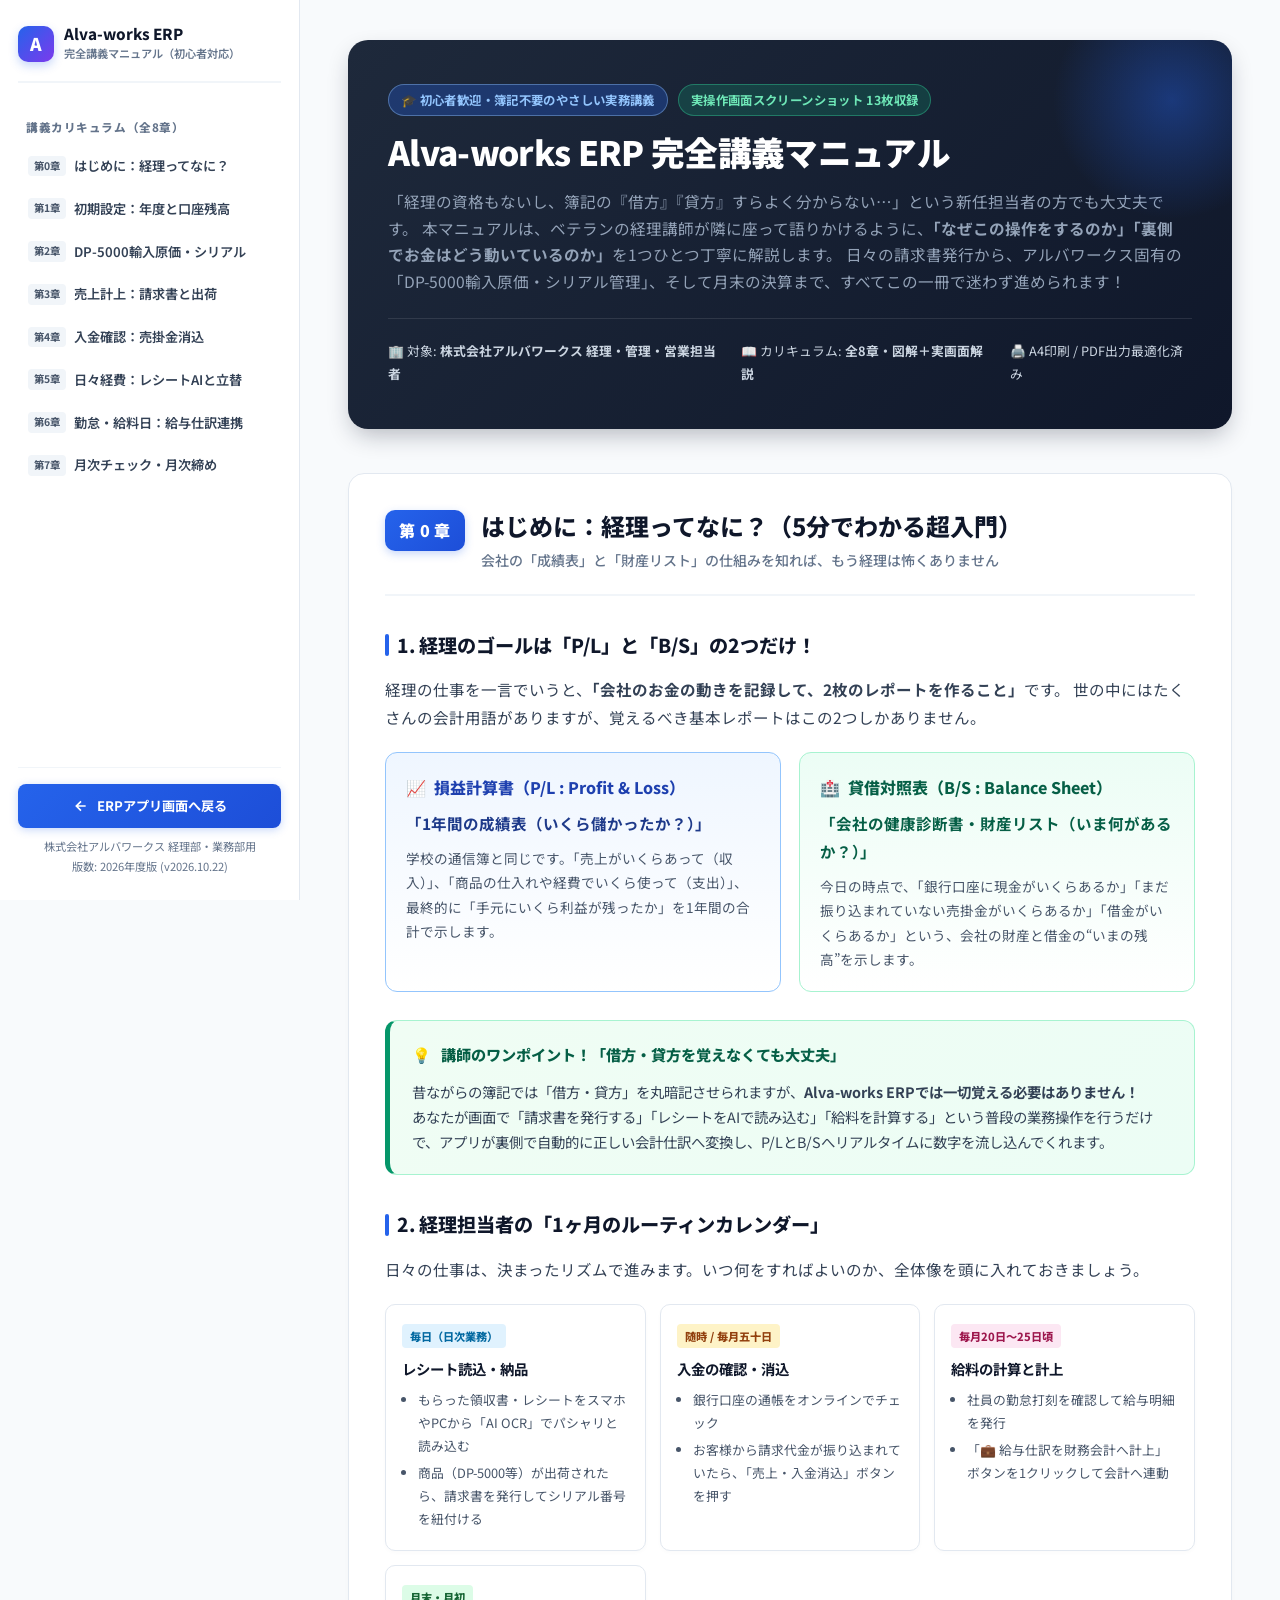
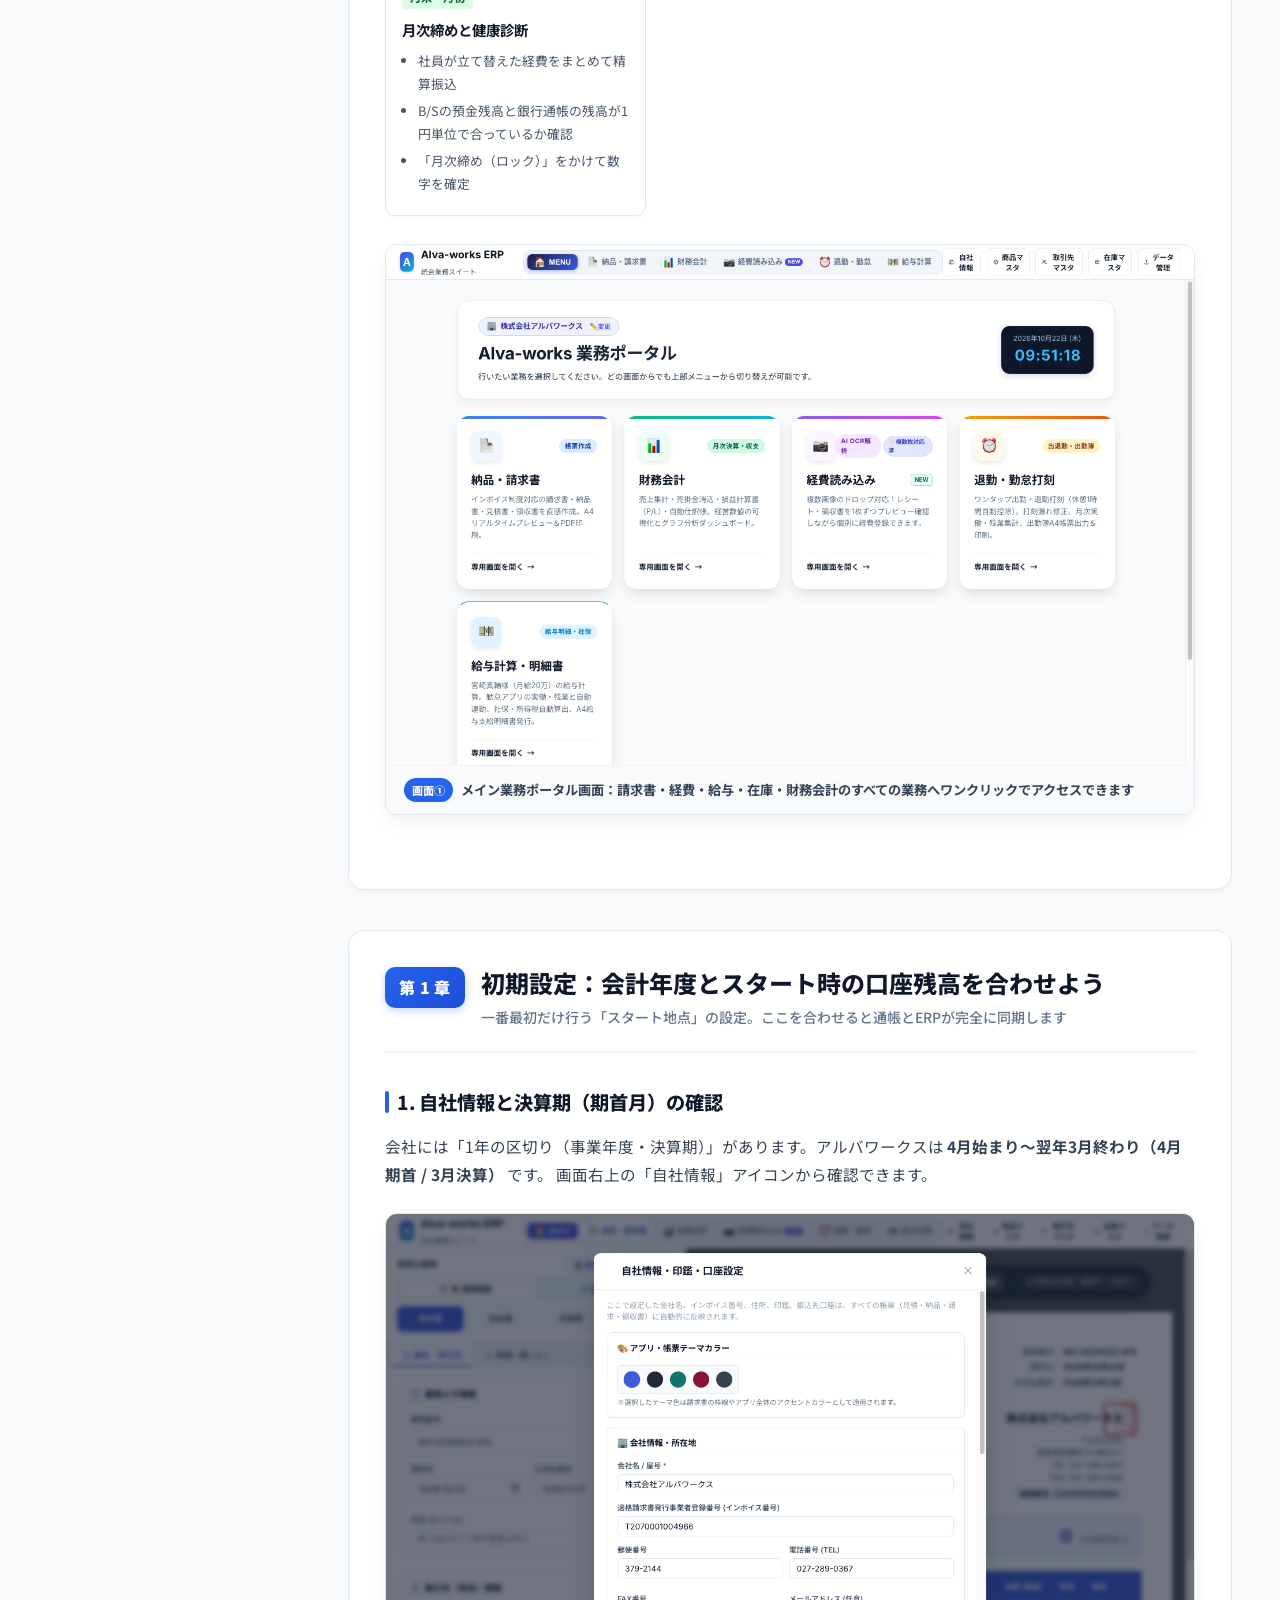
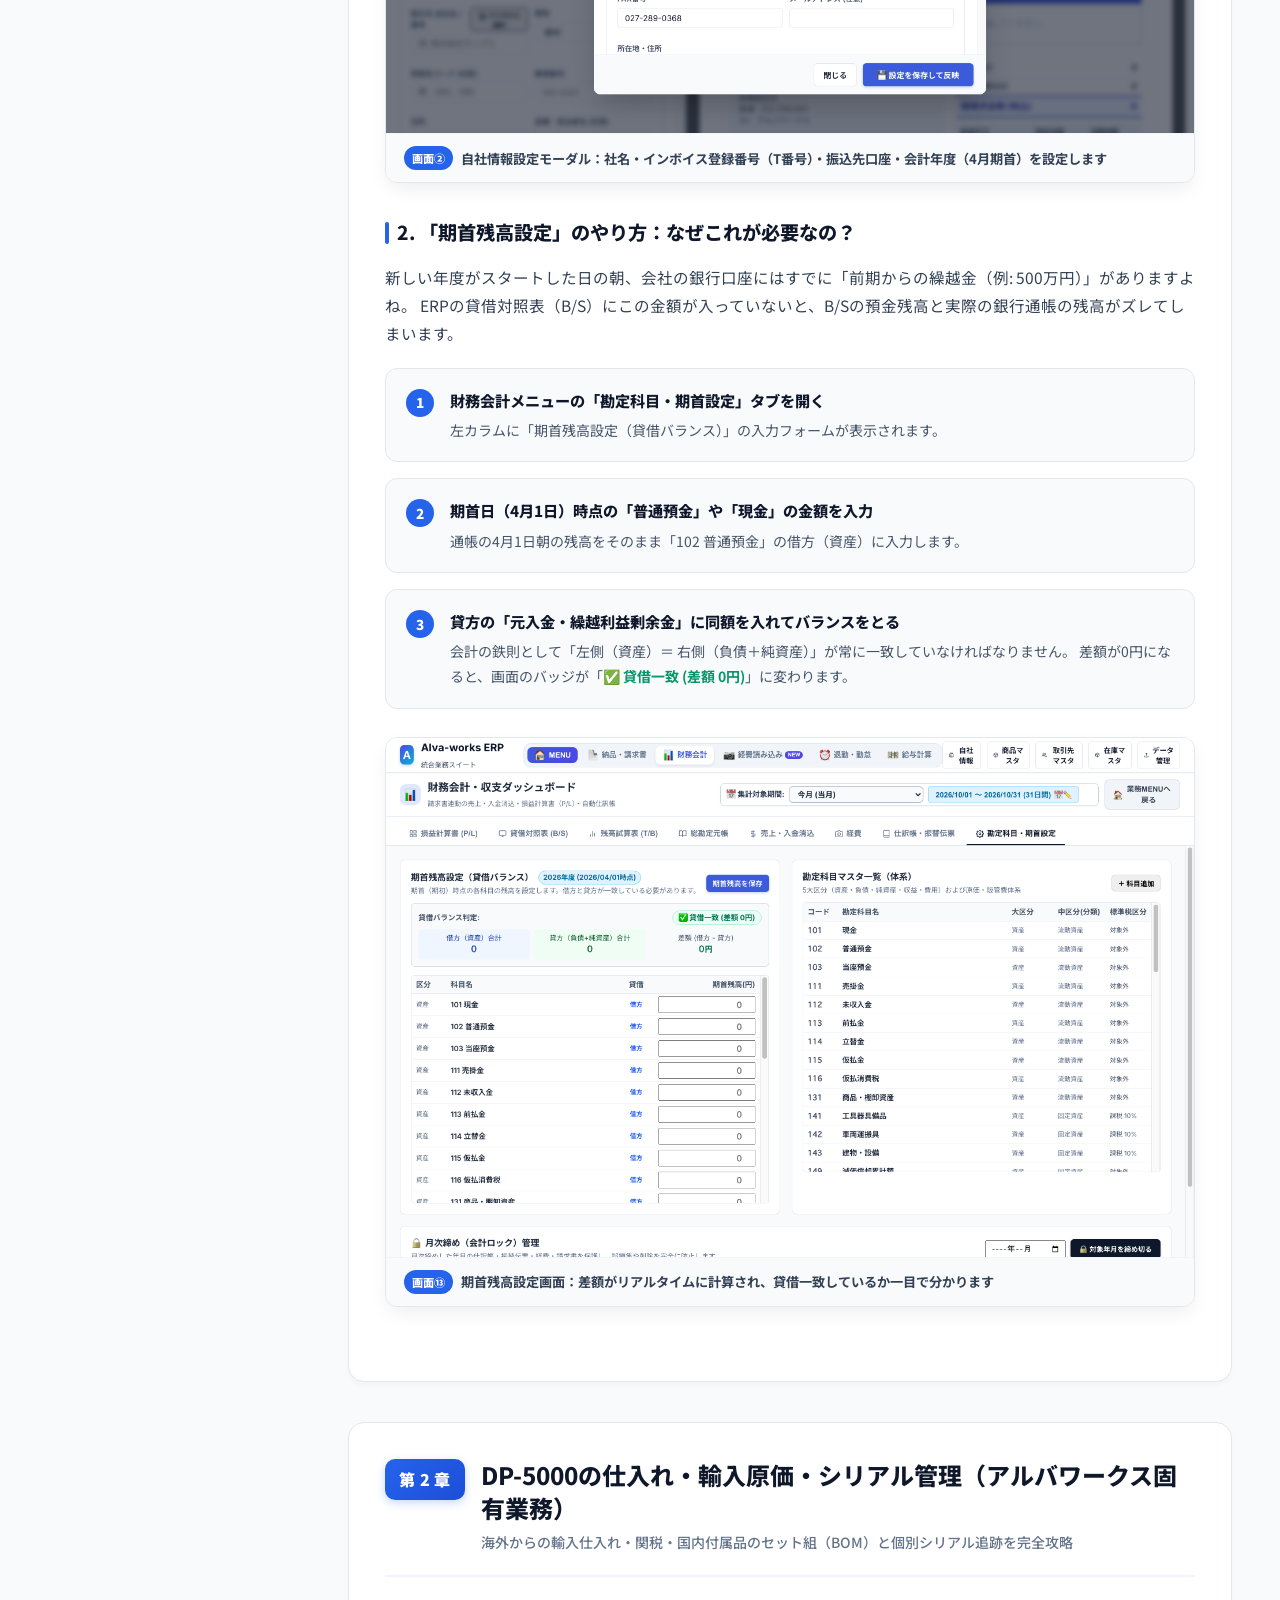
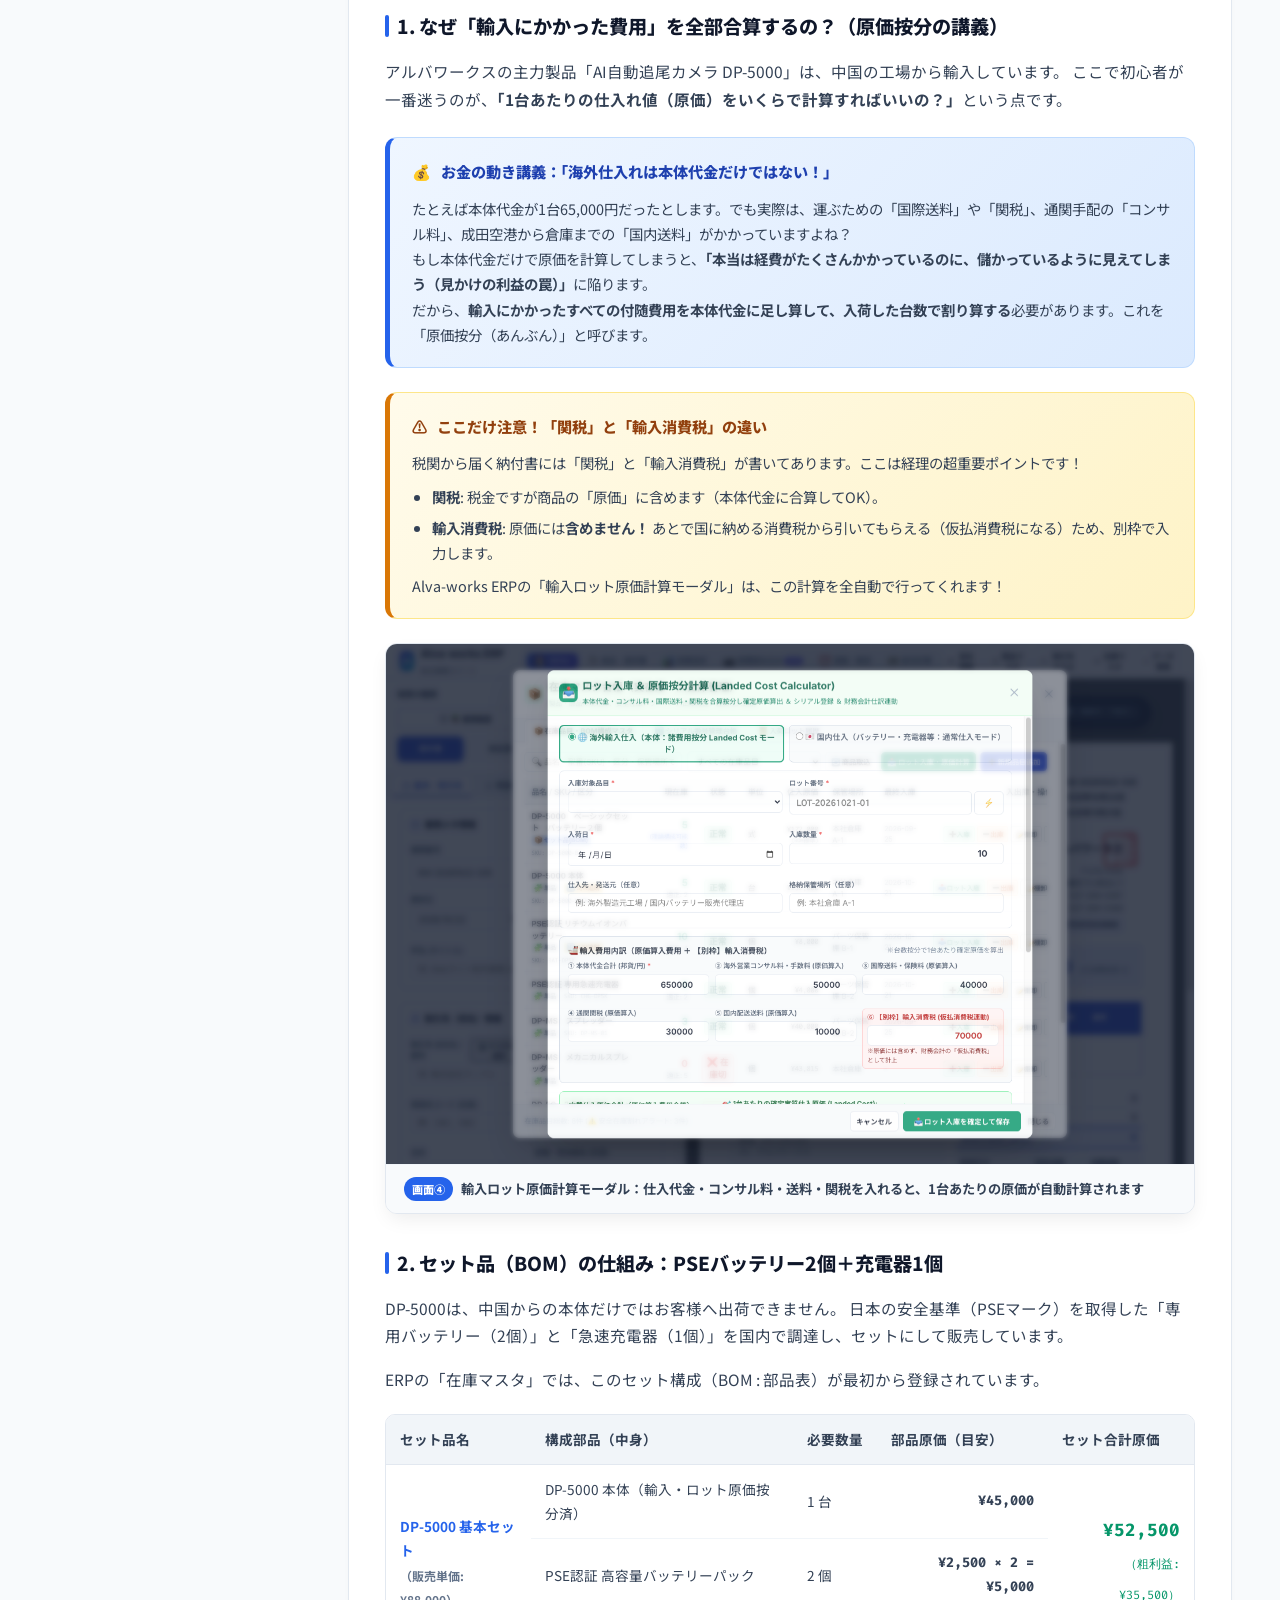
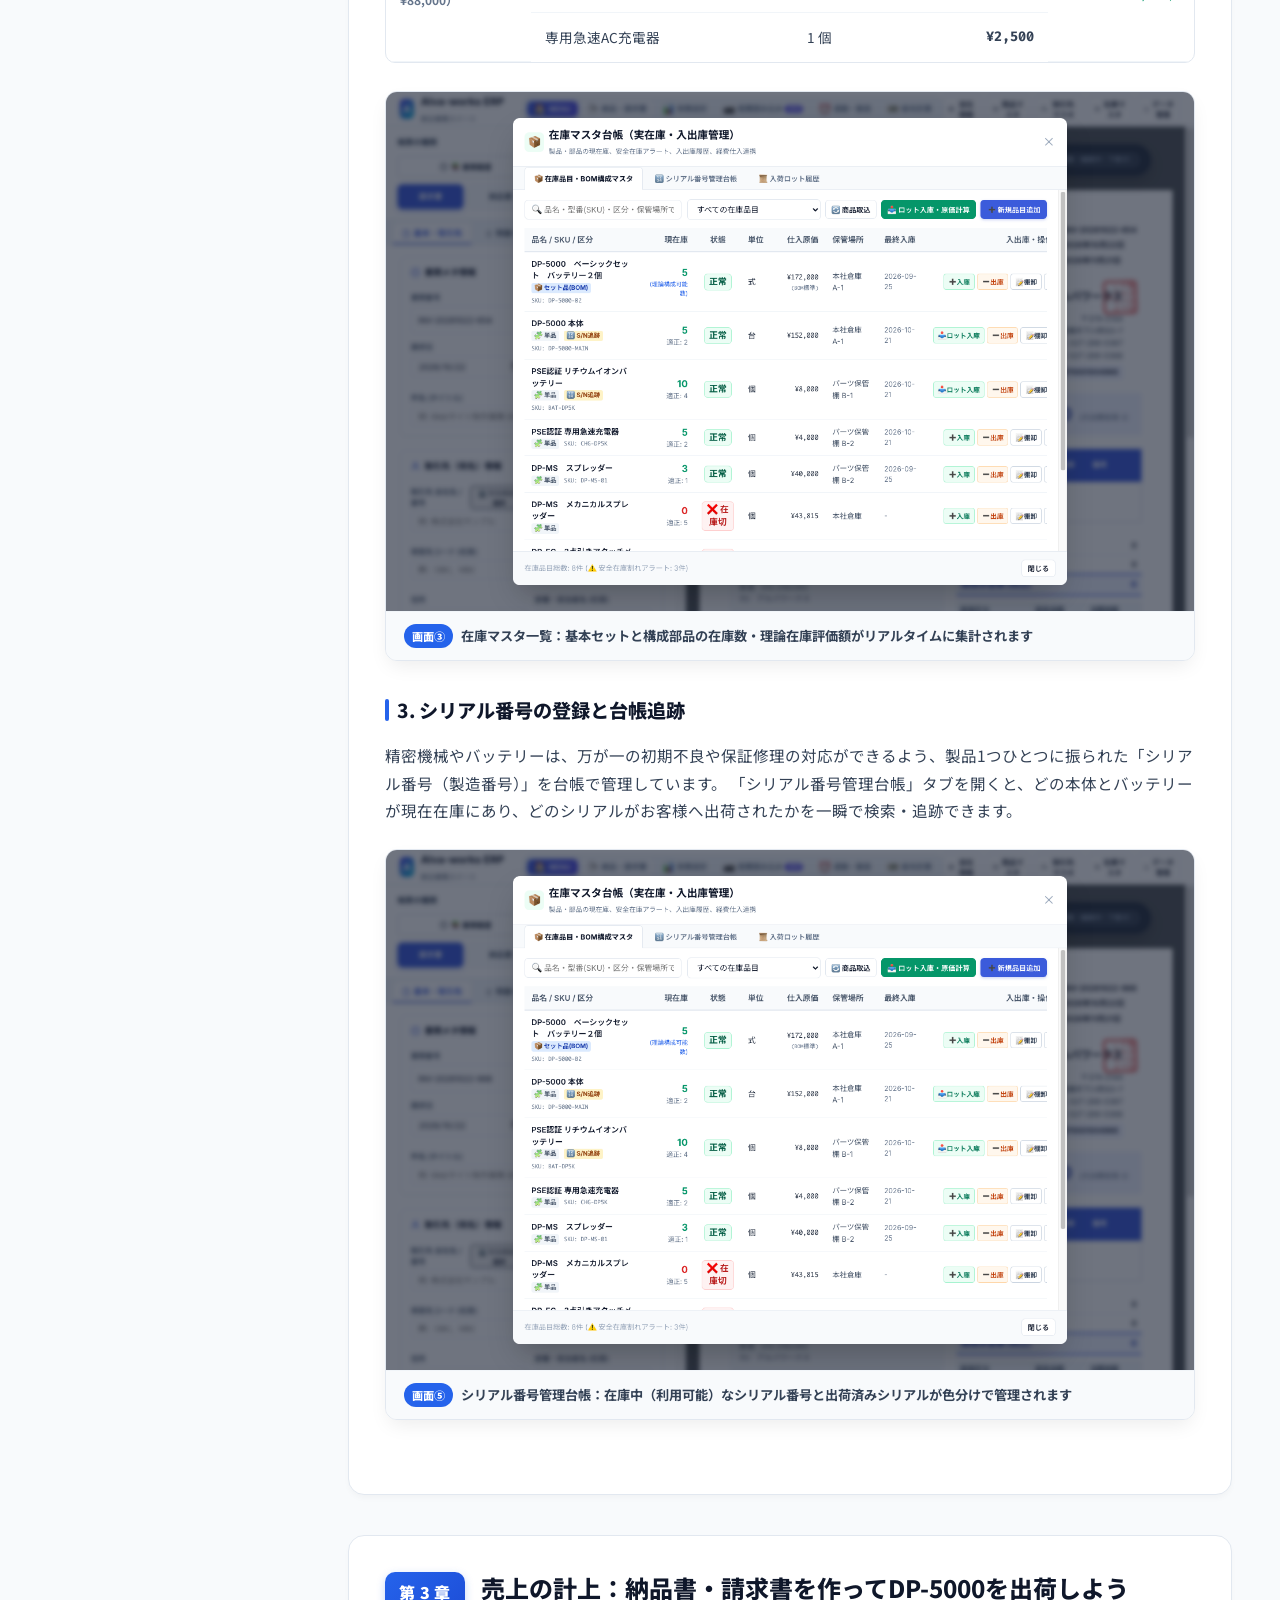
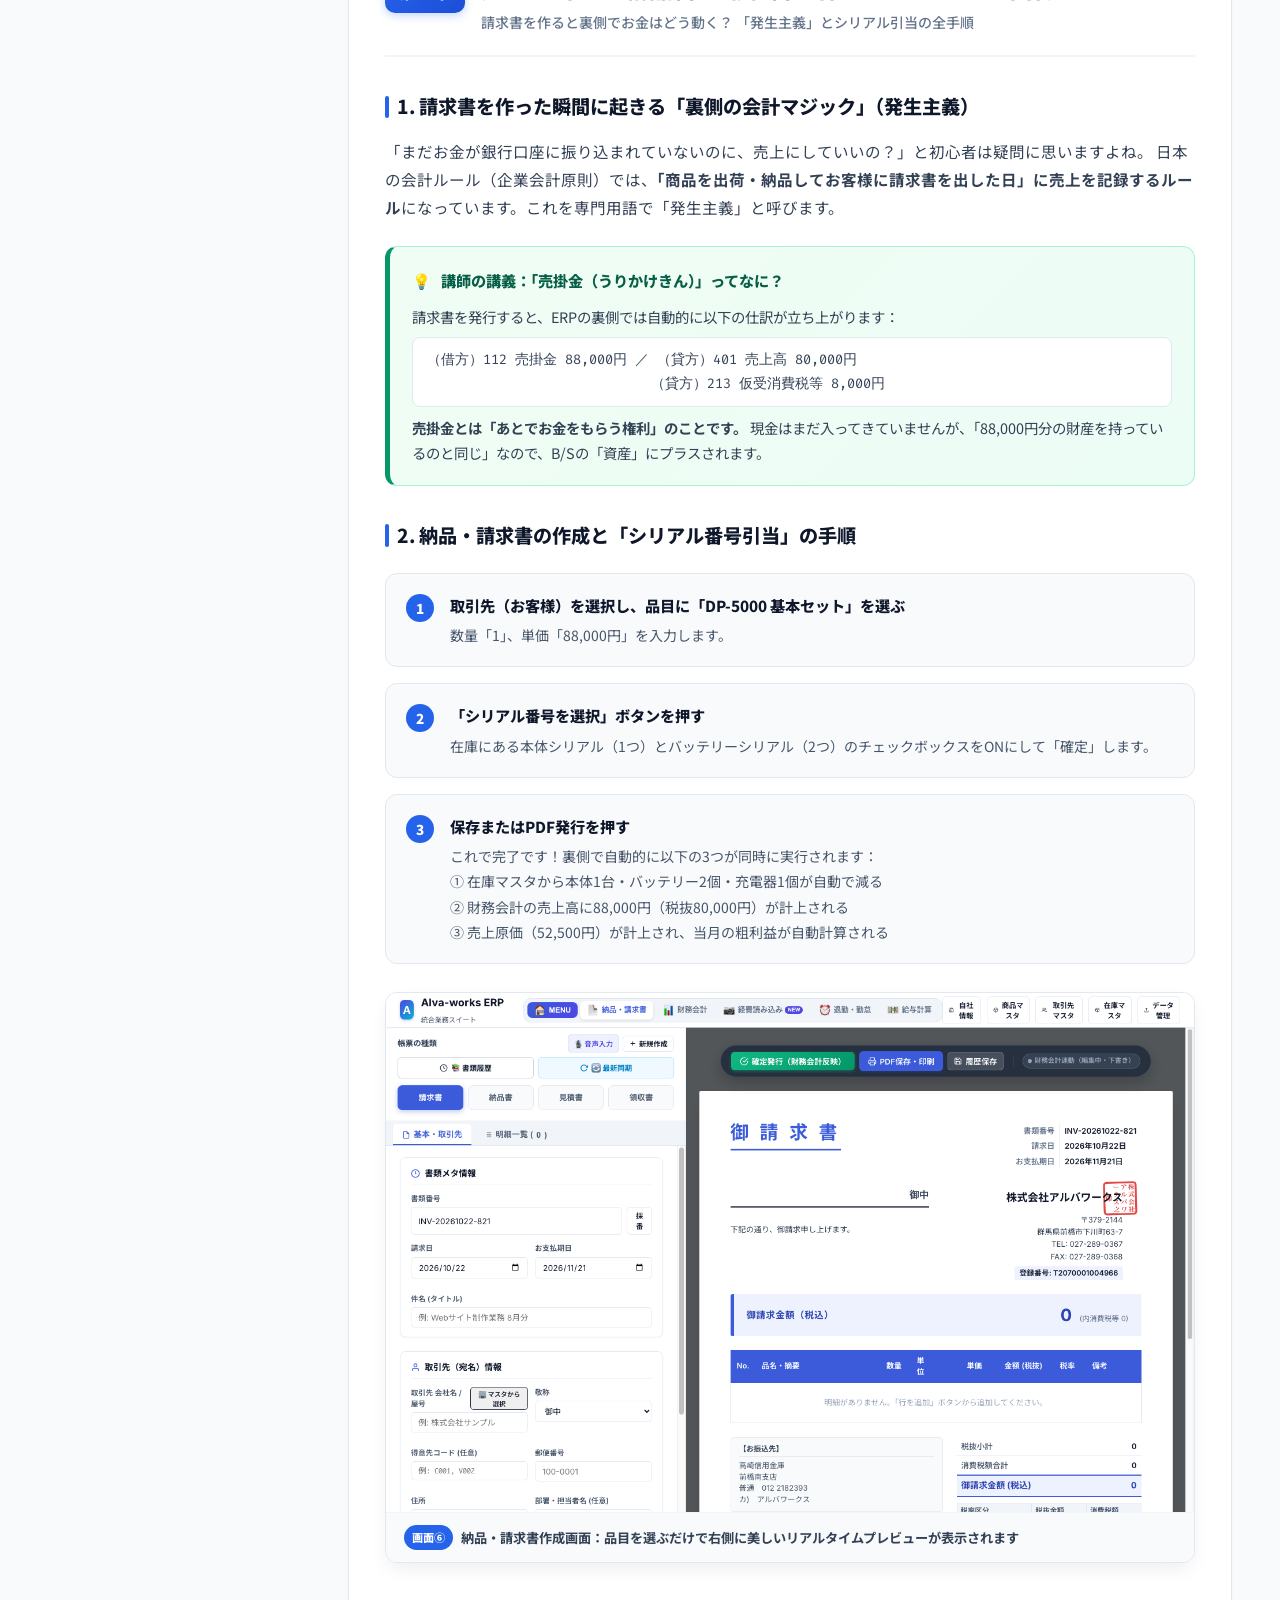
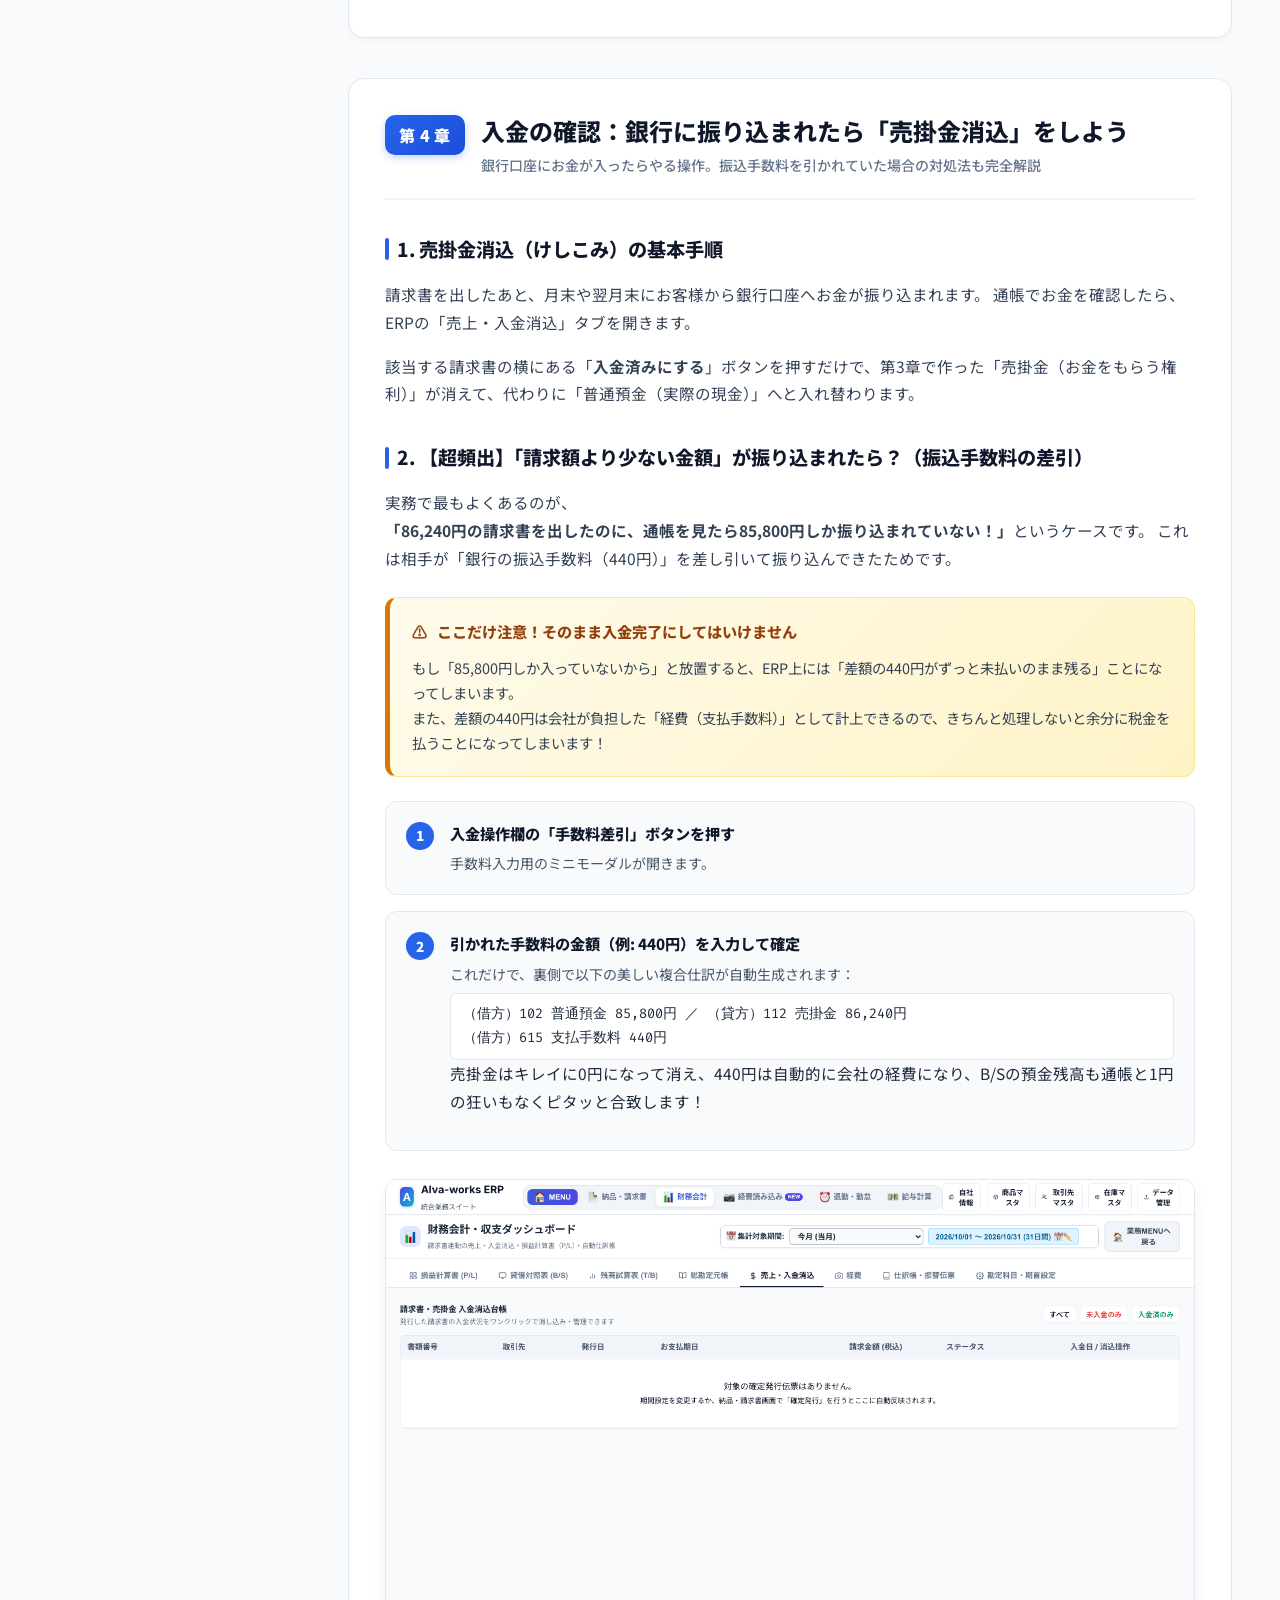
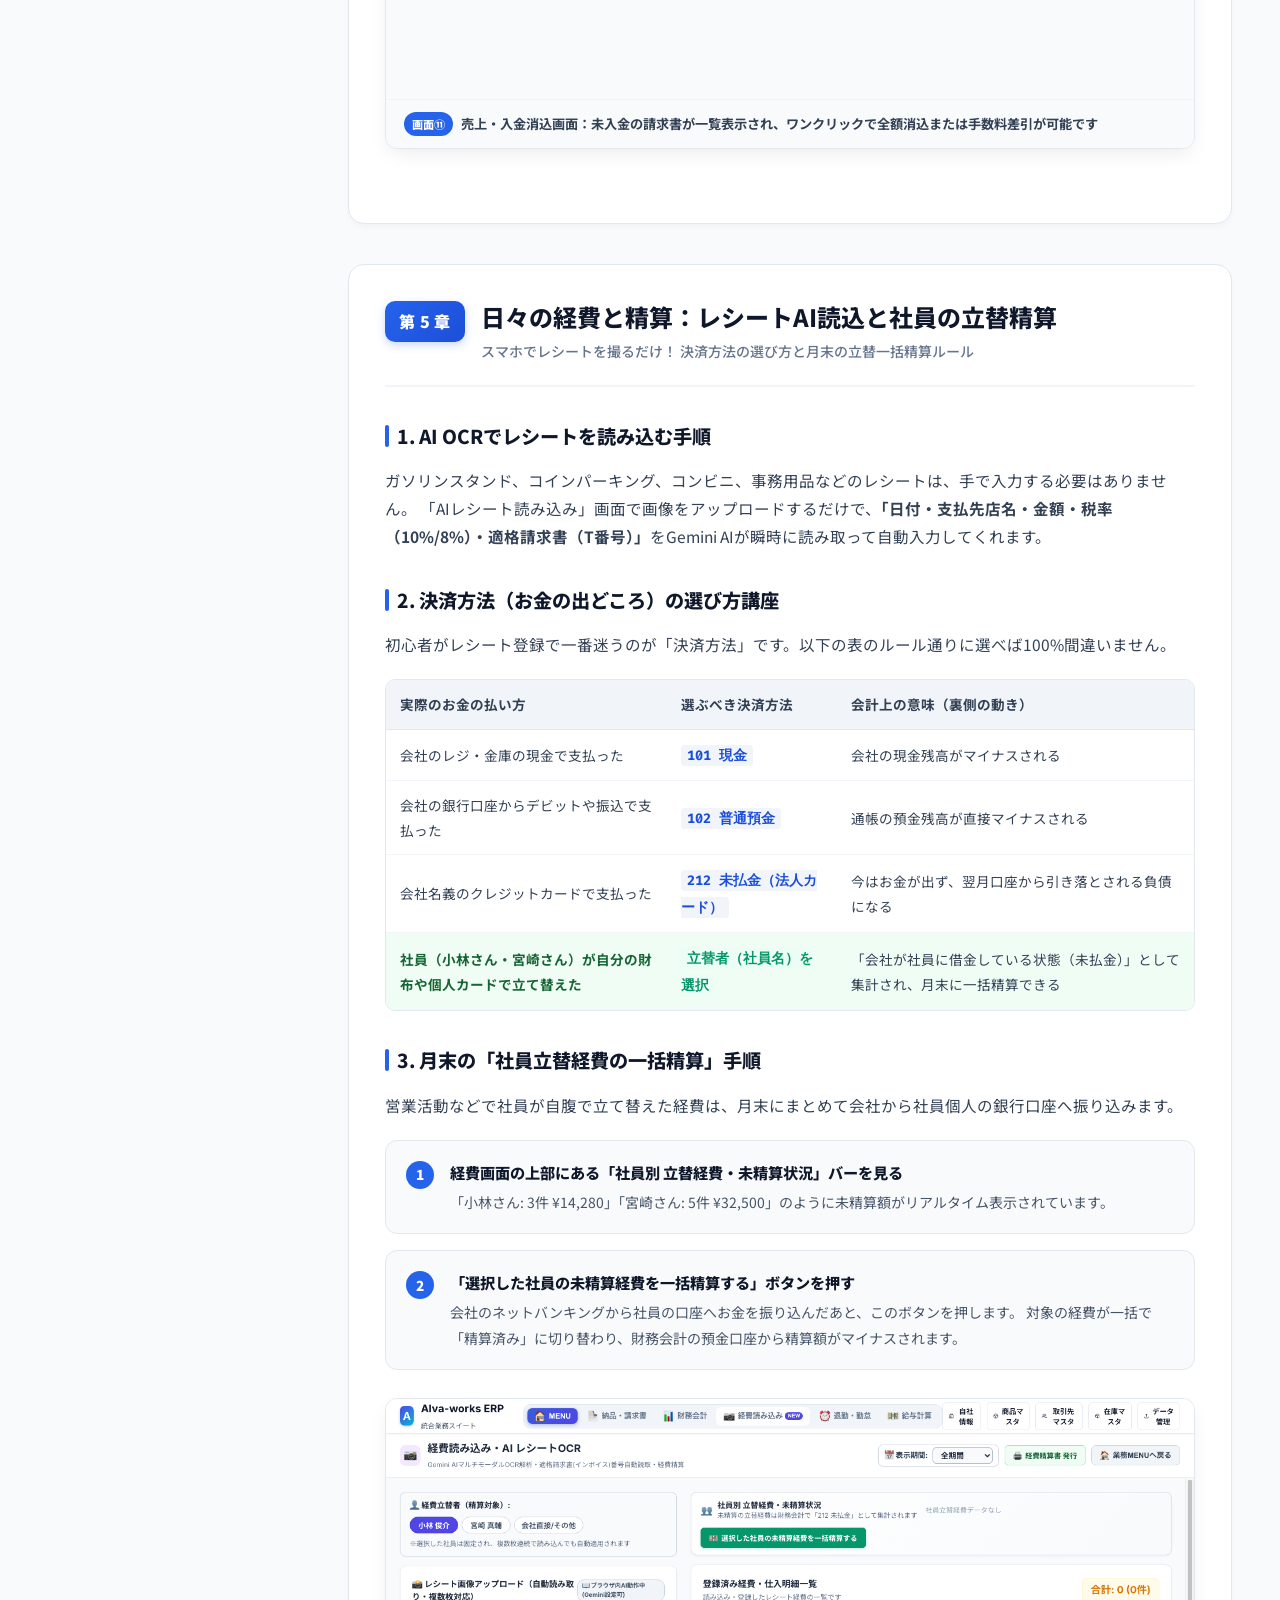
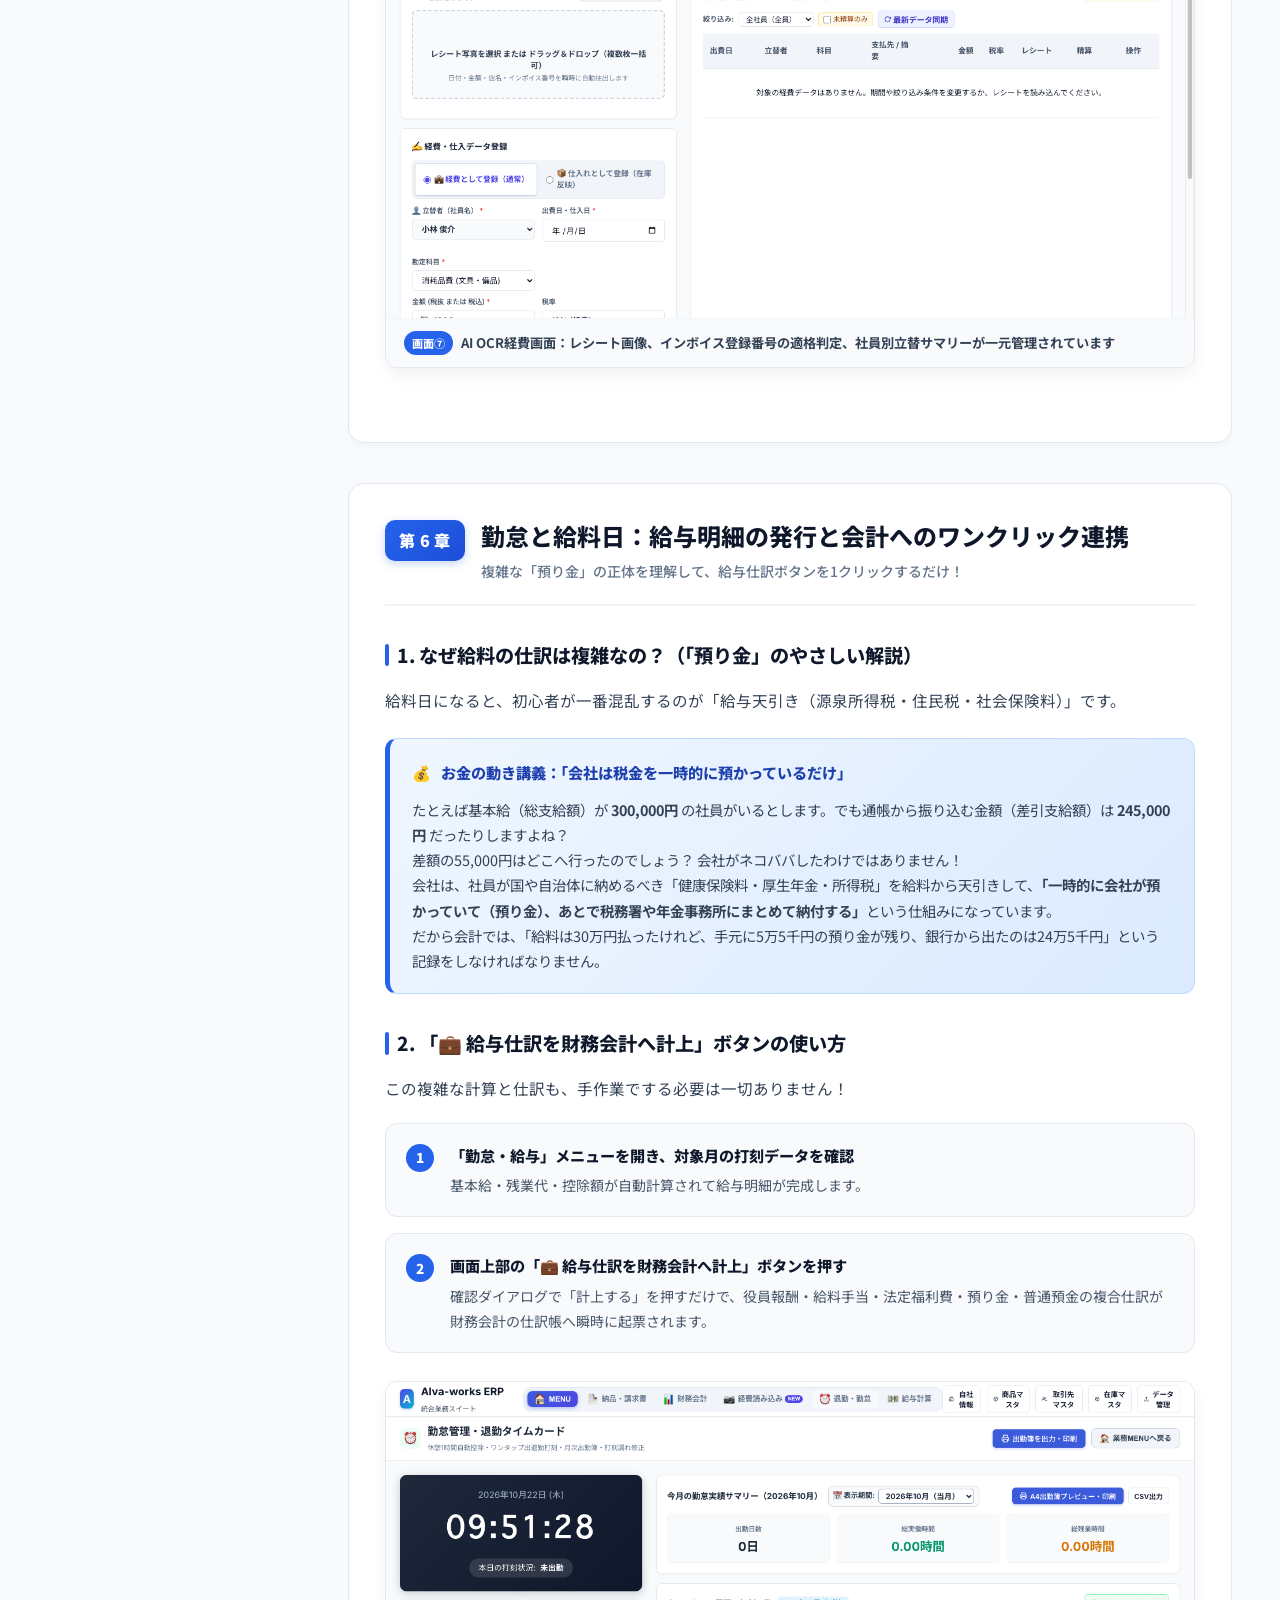
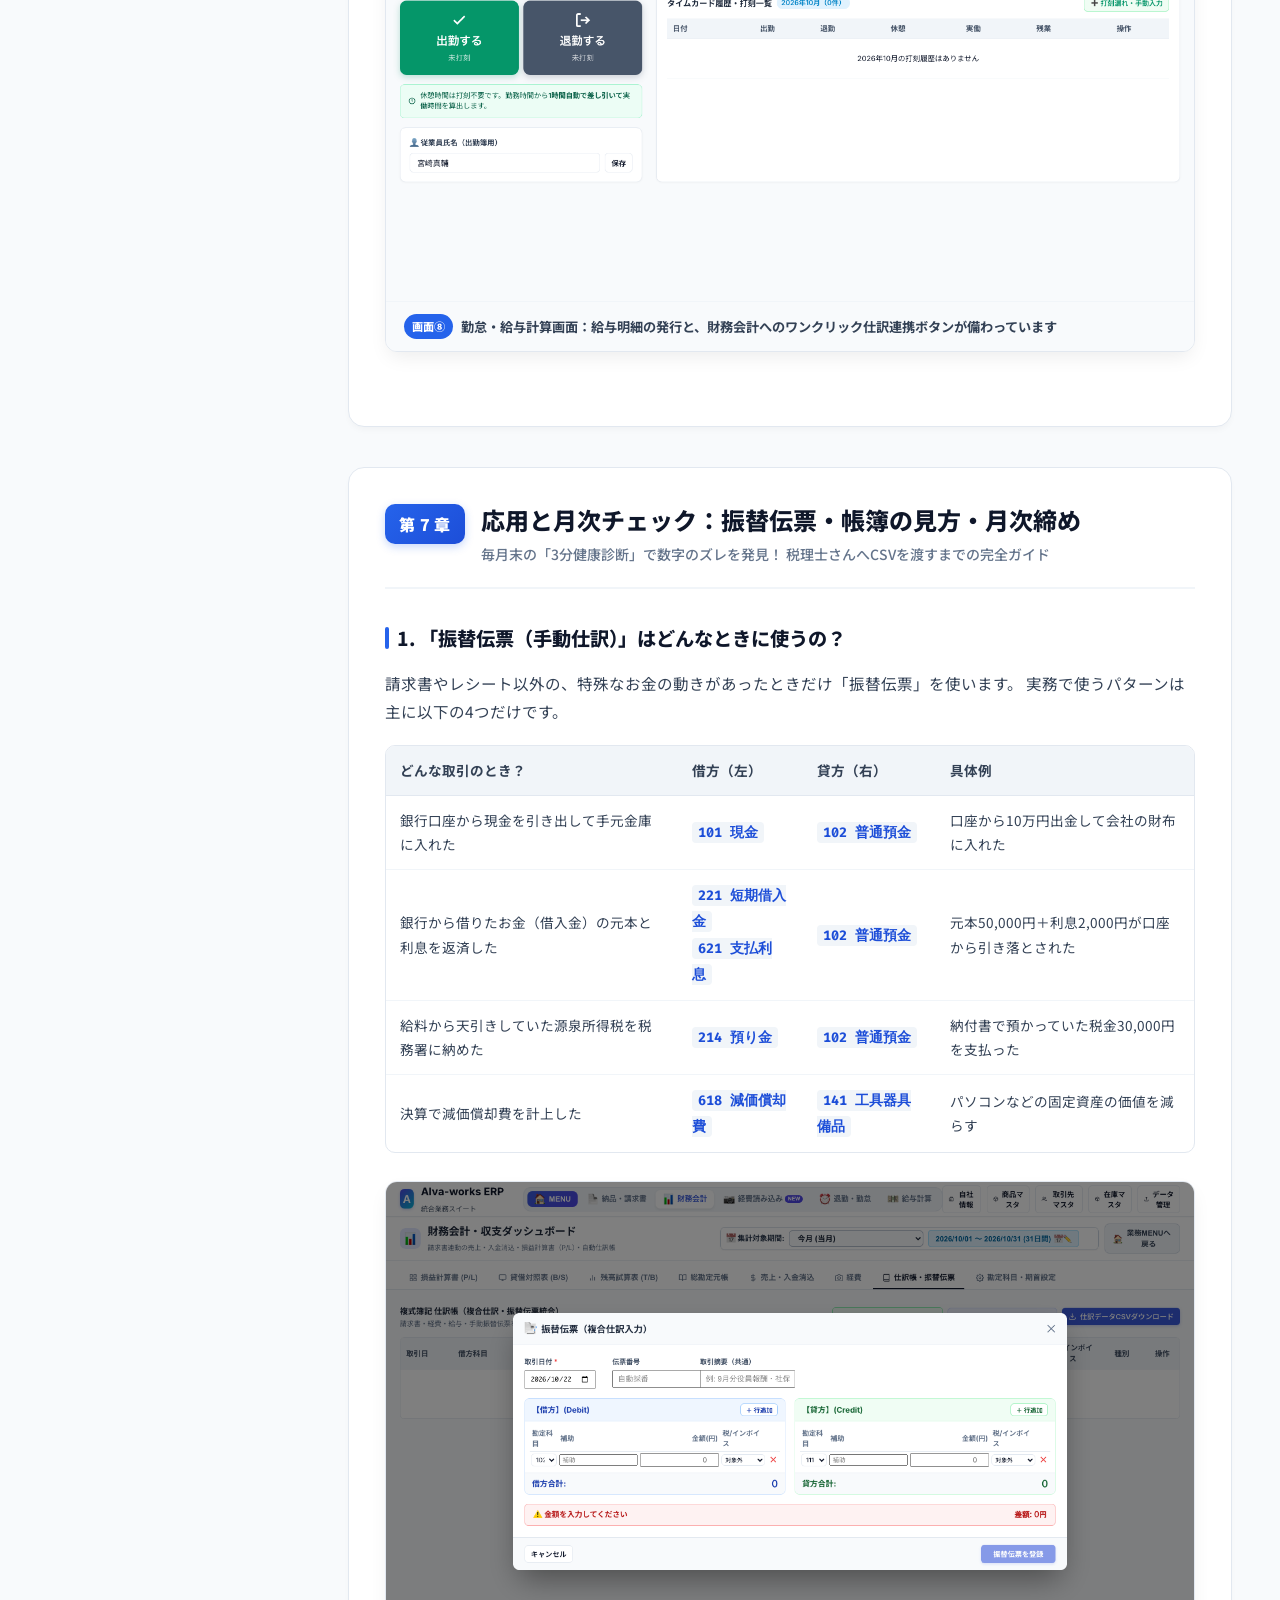
<file: manual.html>
<!DOCTYPE html>
<html lang="ja">

<head>
  <meta charset="UTF-8">
  <meta name="viewport" content="width=device-width, initial-scale=1.0">
  <title>経理初心者向け Alva-works ERP 完全講義マニュアル | 株式会社アルバワークス</title>
  <meta name="description" content="簿記・会計初心者でも日々の請求書発行・DP-5000輸入原価・シリアル管理・レシートAI精算・給与仕訳から月次決算まで完璧にマスターできる完全講義マニュアル">
  <link rel="preconnect" href="https://fonts.googleapis.com">
  <link rel="preconnect" href="https://fonts.gstatic.com" crossorigin>
  <link href="https://fonts.googleapis.com/css2?family=Inter:wght@400;600;700;800;900&family=Noto+Sans+JP:wght@400;500;700;900&family=Fira+Code:wght@500;700&display=swap" rel="stylesheet">
  <style>
    :root {
      --primary: #2563eb;
      --primary-dark: #1d4ed8;
      --primary-light: #eff6ff;
      --primary-border: #bfdbfe;
      --accent: #059669;
      --accent-light: #ecfdf5;
      --accent-border: #a7f3d0;
      --warning: #d97706;
      --warning-light: #fffbeb;
      --warning-border: #fde68a;
      --danger: #dc2626;
      --danger-light: #fef2f2;
      --danger-border: #fecaca;
      --purple: #7c3aed;
      --purple-light: #f5f3ff;
      --purple-border: #ddd6fe;
      --slate-900: #0f172a;
      --slate-800: #1e293b;
      --slate-700: #334155;
      --slate-600: #475569;
      --slate-500: #64748b;
      --slate-200: #e2e8f0;
      --slate-100: #f1f5f9;
      --slate-50: #f8fafc;
      --sidebar-width: 300px;
    }

    * {
      box-sizing: border-box;
      margin: 0;
      padding: 0;
    }

    body {
      font-family: 'Noto Sans JP', 'Inter', -apple-system, BlinkMacSystemFont, sans-serif;
      background-color: var(--slate-50);
      color: var(--slate-800);
      line-height: 1.8;
      font-size: 15.5px;
      -webkit-font-smoothing: antialiased;
    }

    /* レイアウト構造 */
    .manual-layout {
      display: flex;
      min-height: 100vh;
    }

    /* 左サイドバー（目次・固定ナビ） */
    .manual-sidebar {
      width: var(--sidebar-width);
      background: #ffffff;
      border-right: 1px solid var(--slate-200);
      position: sticky;
      top: 0;
      height: 100vh;
      overflow-y: auto;
      padding: 24px 18px;
      flex-shrink: 0;
      display: flex;
      flex-direction: column;
    }

    .sidebar-brand {
      display: flex;
      align-items: center;
      gap: 10px;
      padding-bottom: 18px;
      border-bottom: 2px solid var(--slate-100);
      margin-bottom: 18px;
    }

    .sidebar-brand-icon {
      width: 36px;
      height: 36px;
      background: linear-gradient(135deg, var(--primary) 0%, var(--purple) 100%);
      color: #fff;
      display: flex;
      align-items: center;
      justify-content: center;
      border-radius: 10px;
      font-weight: 900;
      font-size: 1.1rem;
      box-shadow: 0 4px 10px rgba(37, 99, 235, 0.25);
    }

    .sidebar-brand-title {
      font-size: 0.95rem;
      font-weight: 800;
      color: var(--slate-900);
      line-height: 1.25;
    }

    .sidebar-brand-sub {
      font-size: 0.7rem;
      color: var(--slate-500);
      font-weight: 600;
    }

    .nav-group-title {
      font-size: 0.725rem;
      font-weight: 800;
      text-transform: uppercase;
      letter-spacing: 0.05em;
      color: var(--slate-500);
      margin: 16px 0 8px 8px;
    }

    .toc-list {
      list-style: none;
      display: flex;
      flex-direction: column;
      gap: 3px;
    }

    .toc-item a {
      display: flex;
      align-items: center;
      gap: 8px;
      padding: 8px 10px;
      border-radius: 8px;
      color: var(--slate-700);
      text-decoration: none;
      font-size: 0.825rem;
      font-weight: 600;
      transition: all 0.15s ease;
    }

    .toc-item a:hover {
      background: var(--primary-light);
      color: var(--primary);
    }

    .toc-item.active a {
      background: var(--primary);
      color: #ffffff;
      box-shadow: 0 2px 6px rgba(37, 99, 235, 0.2);
    }

    .toc-badge {
      font-size: 0.65rem;
      padding: 1px 6px;
      border-radius: 4px;
      background: var(--slate-100);
      color: var(--slate-600);
      font-weight: 700;
    }

    .toc-item.active .toc-badge {
      background: rgba(255, 255, 255, 0.25);
      color: #ffffff;
    }

    .sidebar-footer {
      margin-top: auto;
      padding-top: 16px;
      border-top: 1px solid var(--slate-100);
      display: flex;
      flex-direction: column;
      gap: 8px;
    }

    .btn-return-app {
      display: inline-flex;
      align-items: center;
      justify-content: center;
      gap: 8px;
      padding: 10px 14px;
      background: linear-gradient(135deg, var(--primary) 0%, var(--primary-dark) 100%);
      color: #ffffff;
      border-radius: 8px;
      font-size: 0.825rem;
      font-weight: 700;
      text-decoration: none;
      box-shadow: 0 2px 8px rgba(37, 99, 235, 0.25);
      transition: all 0.2s ease;
    }

    .btn-return-app:hover {
      transform: translateY(-1px);
      box-shadow: 0 4px 12px rgba(37, 99, 235, 0.35);
    }

    /* 右メインコンテンツ */
    .manual-content {
      flex: 1;
      max-width: 1080px;
      margin: 0 auto;
      padding: 40px 48px 100px;
    }

    /* ヒーローヘッダー */
    .manual-hero {
      background: linear-gradient(135deg, #1e293b 0%, #0f172a 100%);
      color: #ffffff;
      border-radius: 20px;
      padding: 44px 40px;
      margin-bottom: 44px;
      box-shadow: 0 10px 25px -5px rgba(15, 23, 42, 0.3);
      position: relative;
      overflow: hidden;
    }

    .manual-hero::before {
      content: '';
      position: absolute;
      top: -60px;
      right: -60px;
      width: 240px;
      height: 240px;
      background: radial-gradient(circle, rgba(37, 99, 235, 0.4) 0%, transparent 70%);
      border-radius: 50%;
    }

    .hero-badge-wrap {
      display: flex;
      align-items: center;
      gap: 10px;
      margin-bottom: 14px;
    }

    .hero-badge {
      display: inline-flex;
      align-items: center;
      gap: 6px;
      background: rgba(37, 99, 235, 0.3);
      border: 1px solid rgba(147, 197, 253, 0.4);
      padding: 4px 12px;
      border-radius: 9999px;
      font-size: 0.775rem;
      font-weight: 700;
      color: #93c5fd;
      letter-spacing: 0.03em;
    }

    .hero-title {
      font-size: 2.1rem;
      font-weight: 900;
      line-height: 1.3;
      margin-bottom: 14px;
      letter-spacing: -0.02em;
    }

    .hero-desc {
      font-size: 0.975rem;
      color: #94a3b8;
      line-height: 1.7;
      max-width: 800px;
    }

    .hero-meta {
      display: flex;
      align-items: center;
      gap: 20px;
      margin-top: 24px;
      padding-top: 20px;
      border-top: 1px solid rgba(255, 255, 255, 0.1);
      font-size: 0.8rem;
      color: #cbd5e1;
    }

    /* 章セクション */
    .chapter-section {
      background: #ffffff;
      border: 1px solid var(--slate-200);
      border-radius: 16px;
      padding: 36px 36px 42px;
      margin-bottom: 40px;
      box-shadow: 0 4px 6px -1px rgba(0, 0, 0, 0.03);
      scroll-margin-top: 24px;
    }

    .chapter-header {
      display: flex;
      align-items: flex-start;
      gap: 16px;
      padding-bottom: 20px;
      border-bottom: 2px solid var(--slate-100);
      margin-bottom: 28px;
    }

    .chapter-num {
      background: linear-gradient(135deg, var(--primary) 0%, var(--primary-dark) 100%);
      color: #ffffff;
      font-size: 1rem;
      font-weight: 900;
      padding: 6px 14px;
      border-radius: 10px;
      letter-spacing: 0.02em;
      white-space: nowrap;
      box-shadow: 0 3px 8px rgba(37, 99, 235, 0.25);
    }

    .chapter-title-wrap h2 {
      font-size: 1.5rem;
      font-weight: 800;
      color: var(--slate-900);
      line-height: 1.35;
      margin-bottom: 6px;
    }

    .chapter-subtitle {
      font-size: 0.875rem;
      color: var(--slate-500);
      font-weight: 500;
    }

    /* 見出し階層 */
    h3 {
      font-size: 1.2rem;
      font-weight: 800;
      color: var(--slate-900);
      margin: 32px 0 14px;
      display: flex;
      align-items: center;
      gap: 8px;
      position: relative;
    }

    h3::before {
      content: '';
      display: inline-block;
      width: 4px;
      height: 1.15em;
      background: var(--primary);
      border-radius: 2px;
    }

    h4 {
      font-size: 1.025rem;
      font-weight: 700;
      color: var(--slate-800);
      margin: 22px 0 10px;
    }

    p {
      margin-bottom: 16px;
      color: var(--slate-700);
    }

    /* 画像表示コンポーネント */
    .screen-figure {
      margin: 24px 0 32px;
      border: 1px solid var(--slate-200);
      border-radius: 12px;
      overflow: hidden;
      background: #ffffff;
      box-shadow: 0 8px 20px -4px rgba(0, 0, 0, 0.08);
      transition: transform 0.2s ease;
    }

    .screen-figure:hover {
      transform: translateY(-2px);
      box-shadow: 0 12px 28px -4px rgba(0, 0, 0, 0.12);
    }

    .screen-img {
      width: 100%;
      height: auto;
      display: block;
      border-bottom: 1px solid var(--slate-100);
    }

    .screen-caption {
      padding: 12px 18px;
      background: var(--slate-50);
      font-size: 0.825rem;
      font-weight: 700;
      color: var(--slate-700);
      display: flex;
      align-items: center;
      gap: 8px;
    }

    .screen-caption-badge {
      background: var(--primary);
      color: #ffffff;
      font-size: 0.7rem;
      padding: 2px 8px;
      border-radius: 9999px;
      font-weight: 800;
    }

    /* 講義・解説ボックス（吹き出し・コールアウト） */
    .callout {
      border-radius: 12px;
      padding: 20px 22px;
      margin: 24px 0;
      border-left: 5px solid;
    }

    .callout-lecture {
      background: linear-gradient(135deg, #f0fdf4 0%, #ecfdf5 100%);
      border-color: var(--accent);
      border: 1px solid var(--accent-border);
      border-left: 5px solid var(--accent);
    }

    .callout-warning {
      background: linear-gradient(135deg, #fffbeb 0%, #fef3c7 100%);
      border: 1px solid var(--warning-border);
      border-left: 5px solid var(--warning);
    }

    .callout-money {
      background: linear-gradient(135deg, #eff6ff 0%, #dbeafe 100%);
      border: 1px solid var(--primary-border);
      border-left: 5px solid var(--primary);
    }

    .callout-purple {
      background: linear-gradient(135deg, #f5f3ff 0%, #ede9fe 100%);
      border: 1px solid var(--purple-border);
      border-left: 5px solid var(--purple);
    }

    .callout-header {
      display: flex;
      align-items: center;
      gap: 10px;
      font-size: 0.95rem;
      font-weight: 800;
      margin-bottom: 10px;
    }

    .callout-lecture .callout-header { color: #065f46; }
    .callout-warning .callout-header { color: #92400e; }
    .callout-money .callout-header { color: #1e40af; }
    .callout-purple .callout-header { color: #5b21b6; }

    .callout-body {
      font-size: 0.9rem;
      line-height: 1.75;
      color: var(--slate-700);
    }

    .callout-body ul {
      padding-left: 20px;
      margin: 8px 0;
    }

    .callout-body li {
      margin-bottom: 6px;
    }

    /* 表組み */
    .data-table-wrap {
      overflow-x: auto;
      margin: 20px 0 28px;
      border: 1px solid var(--slate-200);
      border-radius: 10px;
      background: #ffffff;
    }

    .data-table {
      width: 100%;
      border-collapse: collapse;
      font-size: 0.85rem;
      text-align: left;
    }

    .data-table th {
      background: var(--slate-100);
      color: var(--slate-700);
      font-weight: 700;
      padding: 12px 14px;
      border-bottom: 1px solid var(--slate-200);
      white-space: nowrap;
    }

    .data-table td {
      padding: 12px 14px;
      border-bottom: 1px solid var(--slate-100);
      color: var(--slate-700);
      vertical-align: middle;
    }

    .data-table tr:last-child td {
      border-bottom: none;
    }

    .data-table tr:hover td {
      background: var(--slate-50);
    }

    .account-code {
      font-family: 'Fira Code', monospace;
      font-weight: 700;
      background: var(--slate-100);
      padding: 2px 6px;
      border-radius: 4px;
      color: var(--primary-dark);
    }

    .amount-text {
      font-family: 'Fira Code', monospace;
      font-weight: 700;
      text-align: right;
    }

    /* 手順ステップバッジ */
    .step-list {
      display: flex;
      flex-direction: column;
      gap: 16px;
      margin: 20px 0 28px;
    }

    .step-card {
      display: flex;
      gap: 16px;
      background: var(--slate-50);
      border: 1px solid var(--slate-200);
      border-radius: 12px;
      padding: 18px 20px;
      align-items: flex-start;
    }

    .step-badge {
      background: var(--primary);
      color: #ffffff;
      font-weight: 900;
      font-size: 0.85rem;
      width: 28px;
      height: 28px;
      border-radius: 50%;
      display: flex;
      align-items: center;
      justify-content: center;
      flex-shrink: 0;
      margin-top: 2px;
    }

    .step-content {
      flex: 1;
    }

    .step-title {
      font-size: 0.95rem;
      font-weight: 800;
      color: var(--slate-900);
      margin-bottom: 4px;
    }

    .step-desc {
      font-size: 0.875rem;
      color: var(--slate-600);
      margin: 0;
    }

    /* 比較グリッド */
    .compare-grid {
      display: grid;
      grid-template-columns: 1fr 1fr;
      gap: 18px;
      margin: 20px 0 28px;
    }

    .compare-card {
      background: #ffffff;
      border: 1.5px solid var(--slate-200);
      border-radius: 12px;
      padding: 20px;
    }

    .compare-card.pl {
      border-color: #93c5fd;
      background: linear-gradient(180deg, #eff6ff 0%, #ffffff 100%);
    }

    .compare-card.bs {
      border-color: #a7f3d0;
      background: linear-gradient(180deg, #ecfdf5 0%, #ffffff 100%);
    }

    .compare-header {
      font-size: 1rem;
      font-weight: 800;
      margin-bottom: 8px;
      display: flex;
      align-items: center;
      gap: 8px;
    }

    .compare-card.pl .compare-header { color: #1e40af; }
    .compare-card.bs .compare-header { color: #065f46; }

    /* ルーティンタイムライン */
    .routine-grid {
      display: grid;
      grid-template-columns: repeat(auto-fit, minmax(220px, 1fr));
      gap: 14px;
      margin: 20px 0 28px;
    }

    .routine-card {
      background: #ffffff;
      border: 1px solid var(--slate-200);
      border-radius: 10px;
      padding: 16px;
      box-shadow: 0 2px 4px rgba(0, 0, 0, 0.02);
    }

    .routine-tag {
      display: inline-block;
      font-size: 0.7rem;
      font-weight: 800;
      padding: 2px 8px;
      border-radius: 4px;
      margin-bottom: 8px;
    }

    .tag-daily { background: #e0f2fe; color: #0369a1; }
    .tag-mid { background: #fef3c7; color: #92400e; }
    .tag-pay { background: #fce7f3; color: #9d174d; }
    .tag-month { background: #dcfce7; color: #166534; }

    .routine-title {
      font-size: 0.9rem;
      font-weight: 700;
      color: var(--slate-900);
      margin-bottom: 6px;
    }

    .routine-items {
      font-size: 0.8rem;
      color: var(--slate-600);
      padding-left: 16px;
      margin: 0;
    }

    .routine-items li {
      margin-bottom: 4px;
    }

    /* 印刷スタイル */
    @media print {
      body {
        background: #ffffff;
        font-size: 12pt;
        color: #000000;
      }

      .manual-sidebar,
      .btn-return-app {
        display: none !important;
      }

      .manual-content {
        max-width: 100% !important;
        padding: 0 !important;
        margin: 0 !important;
      }

      .manual-hero {
        background: #f1f5f9 !important;
        color: #000000 !important;
        box-shadow: none !important;
        border: 1px solid #cbd5e1 !important;
        page-break-after: always;
      }

      .hero-title {
        color: #000000 !important;
      }

      .chapter-section {
        box-shadow: none !important;
        border: none !important;
        padding: 0 !important;
        margin-bottom: 40px !important;
        page-break-before: always;
      }

      .screen-figure {
        box-shadow: none !important;
        border: 1px solid #cbd5e1 !important;
        page-break-inside: avoid;
      }

      .callout {
        page-break-inside: avoid;
      }
    }

    /* レスポンシブ */
    @media (max-width: 900px) {
      .manual-layout {
        flex-direction: column;
      }

      .manual-sidebar {
        width: 100%;
        height: auto;
        position: relative;
        border-right: none;
        border-bottom: 1px solid var(--slate-200);
      }

      .manual-content {
        padding: 24px 18px 60px;
      }

      .compare-grid {
        grid-template-columns: 1fr;
      }
    }
  </style>
</head>

<body>
  <div class="manual-layout">

    <!-- 左サイドバー目次 -->
    <aside class="manual-sidebar">
      <div class="sidebar-brand">
        <div class="sidebar-brand-icon">A</div>
        <div>
          <div class="sidebar-brand-title">Alva-works ERP</div>
          <div class="sidebar-brand-sub">完全講義マニュアル（初心者対応）</div>
        </div>
      </div>

      <div class="nav-group-title">講義カリキュラム（全8章）</div>
      <ul class="toc-list">
        <li class="toc-item"><a href="#ch0"><span class="toc-badge">第0章</span> はじめに：経理ってなに？</a></li>
        <li class="toc-item"><a href="#ch1"><span class="toc-badge">第1章</span> 初期設定：年度と口座残高</a></li>
        <li class="toc-item"><a href="#ch2"><span class="toc-badge">第2章</span> DP-5000輸入原価・シリアル</a></li>
        <li class="toc-item"><a href="#ch3"><span class="toc-badge">第3章</span> 売上計上：請求書と出荷</a></li>
        <li class="toc-item"><a href="#ch4"><span class="toc-badge">第4章</span> 入金確認：売掛金消込</a></li>
        <li class="toc-item"><a href="#ch5"><span class="toc-badge">第5章</span> 日々経費：レシートAIと立替</a></li>
        <li class="toc-item"><a href="#ch6"><span class="toc-badge">第6章</span> 勤怠・給料日：給与仕訳連携</a></li>
        <li class="toc-item"><a href="#ch7"><span class="toc-badge">第7章</span> 月次チェック・月次締め</a></li>
      </ul>

      <div class="sidebar-footer">
        <a href="/" class="btn-return-app" target="_self">
          <svg width="16" height="16" viewBox="0 0 24 24" fill="none" stroke="currentColor" stroke-width="2.5">
            <path d="M19 12H5M12 19l-7-7 7-7" />
          </svg>
          ERPアプリ画面へ戻る
        </a>
        <div style="font-size: 0.7rem; color: var(--slate-500); text-align: center;">
          株式会社アルバワークス 経理部・業務部用<br>
          版数: 2026年度版 (v2026.10.22)
        </div>
      </div>
    </aside>

    <!-- メインコンテンツ -->
    <main class="manual-content">

      <!-- ヒーローヘッダー -->
      <section class="manual-hero">
        <div class="hero-badge-wrap">
          <span class="hero-badge">🎓 初心者歓迎・簿記不要のやさしい実務講義</span>
          <span class="hero-badge" style="background: rgba(16, 185, 129, 0.2); border-color: rgba(52, 211, 153, 0.4); color: #6ee7b7;">実操作画面スクリーンショット 13枚収録</span>
        </div>
        <h1 class="hero-title">Alva-works ERP 完全講義マニュアル</h1>
        <p class="hero-desc">
          「経理の資格もないし、簿記の『借方』『貸方』すらよく分からない…」という新任担当者の方でも大丈夫です。
          本マニュアルは、ベテランの経理講師が隣に座って語りかけるように、<strong>「なぜこの操作をするのか」「裏側でお金はどう動いているのか」</strong>を1つひとつ丁寧に解説します。
          日々の請求書発行から、アルバワークス固有の「DP-5000輸入原価・シリアル管理」、そして月末の決算まで、すべてこの一冊で迷わず進められます！
        </p>
        <div class="hero-meta">
          <div>🏢 対象: <strong>株式会社アルバワークス 経理・管理・営業担当者</strong></div>
          <div>📖 カリキュラム: <strong>全8章・図解＋実画面解説</strong></div>
          <div>🖨️ A4印刷 / PDF出力最適化済み</div>
        </div>
      </section>

      <!-- 【第0章】はじめに：経理ってなに？（5分でわかる超入門） -->
      <section class="chapter-section" id="ch0">
        <div class="chapter-header">
          <div class="chapter-num">第 0 章</div>
          <div class="chapter-title-wrap">
            <h2>はじめに：経理ってなに？（5分でわかる超入門）</h2>
            <div class="chapter-subtitle">会社の「成績表」と「財産リスト」の仕組みを知れば、もう経理は怖くありません</div>
          </div>
        </div>

        <h3>1. 経理のゴールは「P/L」と「B/S」の2つだけ！</h3>
        <p>
          経理の仕事を一言でいうと、<strong>「会社のお金の動きを記録して、2枚のレポートを作ること」</strong>です。
          世の中にはたくさんの会計用語がありますが、覚えるべき基本レポートはこの2つしかありません。
        </p>

        <div class="compare-grid">
          <div class="compare-card pl">
            <div class="compare-header">
              <span>📈</span> 損益計算書（P/L : Profit & Loss）
            </div>
            <p style="font-weight: 700; color: #1e3a8a; margin-bottom: 8px;">「1年間の成績表（いくら儲かったか？）」</p>
            <p style="font-size: 0.85rem; color: var(--slate-600); margin: 0;">
              学校の通信簿と同じです。「売上がいくらあって（収入）」、「商品の仕入れや経費でいくら使って（支出）」、最終的に「手元にいくら利益が残ったか」を1年間の合計で示します。
            </p>
          </div>

          <div class="compare-card bs">
            <div class="compare-header">
              <span>🏥</span> 貸借対照表（B/S : Balance Sheet）
            </div>
            <p style="font-weight: 700; color: #065f46; margin-bottom: 8px;">「会社の健康診断書・財産リスト（いま何があるか？）」</p>
            <p style="font-size: 0.85rem; color: var(--slate-600); margin: 0;">
              今日の時点で、「銀行口座に現金がいくらあるか」「まだ振り込まれていない売掛金がいくらあるか」「借金がいくらあるか」という、会社の財産と借金の“いまの残高”を示します。
            </p>
          </div>
        </div>

        <div class="callout callout-lecture">
          <div class="callout-header">
            <span>💡</span> 講師のワンポイント！「借方・貸方を覚えなくても大丈夫」
          </div>
          <div class="callout-body">
            昔ながらの簿記では「借方・貸方」を丸暗記させられますが、<strong>Alva-works ERPでは一切覚える必要はありません！</strong><br>
            あなたが画面で「請求書を発行する」「レシートをAIで読み込む」「給料を計算する」という普段の業務操作を行うだけで、アプリが裏側で自動的に正しい会計仕訳へ変換し、P/LとB/Sへリアルタイムに数字を流し込んでくれます。
          </div>
        </div>

        <h3>2. 経理担当者の「1ヶ月のルーティンカレンダー」</h3>
        <p>日々の仕事は、決まったリズムで進みます。いつ何をすればよいのか、全体像を頭に入れておきましょう。</p>

        <div class="routine-grid">
          <div class="routine-card">
            <span class="routine-tag tag-daily">毎日（日次業務）</span>
            <div class="routine-title">レシート読込・納品</div>
            <ul class="routine-items">
              <li>もらった領収書・レシートをスマホやPCから「AI OCR」でパシャリと読み込む</li>
              <li>商品（DP-5000等）が出荷されたら、請求書を発行してシリアル番号を紐付ける</li>
            </ul>
          </div>

          <div class="routine-card">
            <span class="routine-tag tag-mid">随時 / 毎月五十日</span>
            <div class="routine-title">入金の確認・消込</div>
            <ul class="routine-items">
              <li>銀行口座の通帳をオンラインでチェック</li>
              <li>お客様から請求代金が振り込まれていたら、「売上・入金消込」ボタンを押す</li>
            </ul>
          </div>

          <div class="routine-card">
            <span class="routine-tag tag-pay">毎月20日〜25日頃</span>
            <div class="routine-title">給料の計算と計上</div>
            <ul class="routine-items">
              <li>社員の勤怠打刻を確認して給与明細を発行</li>
              <li>「💼 給与仕訳を財務会計へ計上」ボタンを1クリックして会計へ連動</li>
            </ul>
          </div>

          <div class="routine-card">
            <span class="routine-tag tag-month">月末・月初</span>
            <div class="routine-title">月次締めと健康診断</div>
            <ul class="routine-items">
              <li>社員が立て替えた経費をまとめて精算振込</li>
              <li>B/Sの預金残高と銀行通帳の残高が1円単位で合っているか確認</li>
              <li>「月次締め（ロック）」をかけて数字を確定</li>
            </ul>
          </div>
        </div>

        <figure class="screen-figure">
          <img src="docs/images/01_portal.png" alt="メイン業務ポータル画面" class="screen-img">
          <figcaption class="screen-caption">
            <span class="screen-caption-badge">画面①</span>
            メイン業務ポータル画面：請求書・経費・給与・在庫・財務会計のすべての業務へワンクリックでアクセスできます
          </figcaption>
        </figure>
      </section>

      <!-- 【第1章】初期設定：会計年度とスタート時の口座残高を合わせよう -->
      <section class="chapter-section" id="ch1">
        <div class="chapter-header">
          <div class="chapter-num">第 1 章</div>
          <div class="chapter-title-wrap">
            <h2>初期設定：会計年度とスタート時の口座残高を合わせよう</h2>
            <div class="chapter-subtitle">一番最初だけ行う「スタート地点」の設定。ここを合わせると通帳とERPが完全に同期します</div>
          </div>
        </div>

        <h3>1. 自社情報と決算期（期首月）の確認</h3>
        <p>
          会社には「1年の区切り（事業年度・決算期）」があります。アルバワークスは <strong>4月始まり〜翌年3月終わり（4月期首 / 3月決算）</strong> です。
          画面右上の「自社情報」アイコンから確認できます。
        </p>

        <figure class="screen-figure">
          <img src="docs/images/02_company_fiscal_settings.png" alt="自社情報・会計年度設定モーダル" class="screen-img">
          <figcaption class="screen-caption">
            <span class="screen-caption-badge">画面②</span>
            自社情報設定モーダル：社名・インボイス登録番号（T番号）・振込先口座・会計年度（4月期首）を設定します
          </figcaption>
        </figure>

        <h3>2. 「期首残高設定」のやり方：なぜこれが必要なの？</h3>
        <p>
          新しい年度がスタートした日の朝、会社の銀行口座にはすでに「前期からの繰越金（例: 500万円）」がありますよね。
          ERPの貸借対照表（B/S）にこの金額が入っていないと、B/Sの預金残高と実際の銀行通帳の残高がズレてしまいます。
        </p>

        <div class="step-list">
          <div class="step-card">
            <div class="step-badge">1</div>
            <div class="step-content">
              <div class="step-title">財務会計メニューの「勘定科目・期首設定」タブを開く</div>
              <p class="step-desc">左カラムに「期首残高設定（貸借バランス）」の入力フォームが表示されます。</p>
            </div>
          </div>

          <div class="step-card">
            <div class="step-badge">2</div>
            <div class="step-content">
              <div class="step-title">期首日（4月1日）時点の「普通預金」や「現金」の金額を入力</div>
              <p class="step-desc">通帳の4月1日朝の残高をそのまま「102 普通預金」の借方（資産）に入力します。</p>
            </div>
          </div>

          <div class="step-card">
            <div class="step-badge">3</div>
            <div class="step-content">
              <div class="step-title">貸方の「元入金・繰越利益剰余金」に同額を入れてバランスをとる</div>
              <p class="step-desc">
                会計の鉄則として「左側（資産）＝ 右側（負債＋純資産）」が常に一致していなければなりません。
                差額が0円になると、画面のバッジが「<span style="color: #059669; font-weight: 700;">✅ 貸借一致 (差額 0円)</span>」に変わります。
              </p>
            </div>
          </div>
        </div>

        <figure class="screen-figure">
          <img src="docs/images/13_accounting_opening_balance.png" alt="勘定科目・期首残高設定画面" class="screen-img">
          <figcaption class="screen-caption">
            <span class="screen-caption-badge">画面⑬</span>
            期首残高設定画面：差額がリアルタイムに計算され、貸借一致しているか一目で分かります
          </figcaption>
        </figure>
      </section>

      <!-- 【第2章】DP-5000の仕入れ・輸入原価・シリアル管理（アルバワークス固有業務） -->
      <section class="chapter-section" id="ch2">
        <div class="chapter-header">
          <div class="chapter-num">第 2 章</div>
          <div class="chapter-title-wrap">
            <h2>DP-5000の仕入れ・輸入原価・シリアル管理（アルバワークス固有業務）</h2>
            <div class="chapter-subtitle">海外からの輸入仕入れ・関税・国内付属品のセット組（BOM）と個別シリアル追跡を完全攻略</div>
          </div>
        </div>

        <h3>1. なぜ「輸入にかかった費用」を全部合算するの？（原価按分の講義）</h3>
        <p>
          アルバワークスの主力製品「AI自動追尾カメラ DP-5000」は、中国の工場から輸入しています。
          ここで初心者が一番迷うのが、<strong>「1台あたりの仕入れ値（原価）をいくらで計算すればいいの？」</strong>という点です。
        </p>

        <div class="callout callout-money">
          <div class="callout-header">
            <span>💰</span> お金の動き講義：「海外仕入れは本体代金だけではない！」
          </div>
          <div class="callout-body">
            たとえば本体代金が1台65,000円だったとします。でも実際は、運ぶための「国際送料」や「関税」、通関手配の「コンサル料」、成田空港から倉庫までの「国内送料」がかかっていますよね？<br>
            もし本体代金だけで原価を計算してしまうと、<strong>「本当は経費がたくさんかかっているのに、儲かっているように見えてしまう（見かけの利益の罠）」</strong>に陥ります。<br>
            だから、<strong>輸入にかかったすべての付随費用を本体代金に足し算して、入荷した台数で割り算する</strong>必要があります。これを「原価按分（あんぶん）」と呼びます。
          </div>
        </div>

        <div class="callout callout-warning">
          <div class="callout-header">
            <span>⚠️</span> ここだけ注意！「関税」と「輸入消費税」の違い
          </div>
          <div class="callout-body">
            税関から届く納付書には「関税」と「輸入消費税」が書いてあります。ここは経理の超重要ポイントです！
            <ul>
              <li><strong>関税</strong>: 税金ですが商品の「原価」に含めます（本体代金に合算してOK）。</li>
              <li><strong>輸入消費税</strong>: 原価には<strong>含めません！</strong> あとで国に納める消費税から引いてもらえる（仮払消費税になる）ため、別枠で入力します。</li>
            </ul>
            Alva-works ERPの「輸入ロット原価計算モーダル」は、この計算を全自動で行ってくれます！
          </div>
        </div>

        <figure class="screen-figure">
          <img src="docs/images/04_lot_cost_modal.png" alt="輸入ロット原価計算モーダル" class="screen-img">
          <figcaption class="screen-caption">
            <span class="screen-caption-badge">画面④</span>
            輸入ロット原価計算モーダル：仕入代金・コンサル料・送料・関税を入れると、1台あたりの原価が自動計算されます
          </figcaption>
        </figure>

        <h3>2. セット品（BOM）の仕組み：PSEバッテリー2個＋充電器1個</h3>
        <p>
          DP-5000は、中国からの本体だけではお客様へ出荷できません。
          日本の安全基準（PSEマーク）を取得した「専用バッテリー（2個）」と「急速充電器（1個）」を国内で調達し、セットにして販売しています。
        </p>
        <p>
          ERPの「在庫マスタ」では、このセット構成（BOM : 部品表）が最初から登録されています。
        </p>

        <div class="data-table-wrap">
          <table class="data-table">
            <thead>
              <tr>
                <th>セット品名</th>
                <th>構成部品（中身）</th>
                <th>必要数量</th>
                <th>部品原価（目安）</th>
                <th>セット合計原価</th>
              </tr>
            </thead>
            <tbody>
              <tr>
                <td rowspan="3" style="font-weight: 700; color: var(--primary);">DP-5000 基本セット<br><span style="font-size: 0.75rem; color: var(--slate-500);">（販売単価: ¥88,000）</span></td>
                <td>DP-5000 本体（輸入・ロット原価按分済）</td>
                <td>1 台</td>
                <td class="amount-text">¥45,000</td>
                <td rowspan="3" class="amount-text" style="font-size: 1.1rem; color: #059669; font-weight: 800;">¥52,500<br><span style="font-size: 0.75rem; color: #059669; font-weight: normal;">（粗利益: ¥35,500）</span></td>
              </tr>
              <tr>
                <td>PSE認証 高容量バッテリーパック</td>
                <td>2 個</td>
                <td class="amount-text">¥2,500 × 2 = ¥5,000</td>
              </tr>
              <tr>
                <td>専用急速AC充電器</td>
                <td>1 個</td>
                <td class="amount-text">¥2,500</td>
              </tr>
            </tbody>
          </table>
        </div>

        <figure class="screen-figure">
          <img src="docs/images/03_inventory_master.png" alt="在庫マスタ・構成部品一覧" class="screen-img">
          <figcaption class="screen-caption">
            <span class="screen-caption-badge">画面③</span>
            在庫マスタ一覧：基本セットと構成部品の在庫数・理論在庫評価額がリアルタイムに集計されます
          </figcaption>
        </figure>

        <h3>3. シリアル番号の登録と台帳追跡</h3>
        <p>
          精密機械やバッテリーは、万が一の初期不良や保証修理の対応ができるよう、製品1つひとつに振られた「シリアル番号（製造番号）」を台帳で管理しています。
          「シリアル番号管理台帳」タブを開くと、どの本体とバッテリーが現在在庫にあり、どのシリアルがお客様へ出荷されたかを一瞬で検索・追跡できます。
        </p>

        <figure class="screen-figure">
          <img src="docs/images/05_serial_ledger.png" alt="シリアル番号管理台帳" class="screen-img">
          <figcaption class="screen-caption">
            <span class="screen-caption-badge">画面⑤</span>
            シリアル番号管理台帳：在庫中（利用可能）なシリアル番号と出荷済みシリアルが色分けで管理されます
          </figcaption>
        </figure>
      </section>

      <!-- 【第3章】売上の計上：納品書・請求書を作ってDP-5000を出荷しよう -->
      <section class="chapter-section" id="ch3">
        <div class="chapter-header">
          <div class="chapter-num">第 3 章</div>
          <div class="chapter-title-wrap">
            <h2>売上の計上：納品書・請求書を作ってDP-5000を出荷しよう</h2>
            <div class="chapter-subtitle">請求書を作ると裏側でお金はどう動く？ 「発生主義」とシリアル引当の全手順</div>
          </div>
        </div>

        <h3>1. 請求書を作った瞬間に起きる「裏側の会計マジック」（発生主義）</h3>
        <p>
          「まだお金が銀行口座に振り込まれていないのに、売上にしていいの？」と初心者は疑問に思いますよね。
          日本の会計ルール（企業会計原則）では、<strong>「商品を出荷・納品してお客様に請求書を出した日」に売上を記録するルール</strong>になっています。これを専門用語で「発生主義」と呼びます。
        </p>

        <div class="callout callout-lecture">
          <div class="callout-header">
            <span>💡</span> 講師の講義：「売掛金（うりかけきん）」ってなに？
          </div>
          <div class="callout-body">
            請求書を発行すると、ERPの裏側では自動的に以下の仕訳が立ち上がります：<br>
            <div style="background: #ffffff; padding: 10px 14px; border-radius: 8px; margin: 8px 0; font-family: 'Fira Code', monospace; font-size: 0.85rem; border: 1px solid var(--slate-200);">
              （借方）112 売掛金  88,000円  ／  （貸方）401 売上高  80,000円<br>
              &nbsp;&nbsp;&nbsp;&nbsp;&nbsp;&nbsp;&nbsp;&nbsp;&nbsp;&nbsp;&nbsp;&nbsp;&nbsp;&nbsp;&nbsp;&nbsp;&nbsp;&nbsp;&nbsp;&nbsp;&nbsp;&nbsp;&nbsp;&nbsp;&nbsp;&nbsp;&nbsp;&nbsp;（貸方）213 仮受消費税等  8,000円
            </div>
            <strong>売掛金とは「あとでお金をもらう権利」のことです。</strong> 現金はまだ入ってきていませんが、「88,000円分の財産を持っているのと同じ」なので、B/Sの「資産」にプラスされます。
          </div>
        </div>

        <h3>2. 納品・請求書の作成と「シリアル番号引当」の手順</h3>

        <div class="step-list">
          <div class="step-card">
            <div class="step-badge">1</div>
            <div class="step-content">
              <div class="step-title">取引先（お客様）を選択し、品目に「DP-5000 基本セット」を選ぶ</div>
              <p class="step-desc">数量「1」、単価「88,000円」を入力します。</p>
            </div>
          </div>

          <div class="step-card">
            <div class="step-badge">2</div>
            <div class="step-content">
              <div class="step-title">「シリアル番号を選択」ボタンを押す</div>
              <p class="step-desc">
                在庫にある本体シリアル（1つ）とバッテリーシリアル（2つ）のチェックボックスをONにして「確定」します。
              </p>
            </div>
          </div>

          <div class="step-card">
            <div class="step-badge">3</div>
            <div class="step-content">
              <div class="step-title">保存またはPDF発行を押す</div>
              <p class="step-desc">
                これで完了です！裏側で自動的に以下の3つが同時に実行されます：<br>
                ① 在庫マスタから本体1台・バッテリー2個・充電器1個が自動で減る<br>
                ② 財務会計の売上高に88,000円（税抜80,000円）が計上される<br>
                ③ 売上原価（52,500円）が計上され、当月の粗利益が自動計算される
              </p>
            </div>
          </div>
        </div>

        <figure class="screen-figure">
          <img src="docs/images/06_invoice_editor.png" alt="納品・請求書作成画面" class="screen-img">
          <figcaption class="screen-caption">
            <span class="screen-caption-badge">画面⑥</span>
            納品・請求書作成画面：品目を選ぶだけで右側に美しいリアルタイムプレビューが表示されます
          </figcaption>
        </figure>
      </section>

      <!-- 【第4章】入金の確認：銀行に振り込まれたら「売掛金消込」をしよう -->
      <section class="chapter-section" id="ch4">
        <div class="chapter-header">
          <div class="chapter-num">第 4 章</div>
          <div class="chapter-title-wrap">
            <h2>入金の確認：銀行に振り込まれたら「売掛金消込」をしよう</h2>
            <div class="chapter-subtitle">銀行口座にお金が入ったらやる操作。振込手数料を引かれていた場合の対処法も完全解説</div>
          </div>
        </div>

        <h3>1. 売掛金消込（けしこみ）の基本手順</h3>
        <p>
          請求書を出したあと、月末や翌月末にお客様から銀行口座へお金が振り込まれます。
          通帳でお金を確認したら、ERPの「売上・入金消込」タブを開きます。
        </p>
        <p>
          該当する請求書の横にある「<strong>入金済みにする</strong>」ボタンを押すだけで、第3章で作った「売掛金（お金をもらう権利）」が消えて、代わりに「普通預金（実際の現金）」へと入れ替わります。
        </p>

        <h3>2. 【超頻出】「請求額より少ない金額」が振り込まれたら？（振込手数料の差引）</h3>
        <p>
          実務で最もよくあるのが、<strong>「86,240円の請求書を出したのに、通帳を見たら85,800円しか振り込まれていない！」</strong>というケースです。
          これは相手が「銀行の振込手数料（440円）」を差し引いて振り込んできたためです。
        </p>

        <div class="callout callout-warning">
          <div class="callout-header">
            <span>⚠️</span> ここだけ注意！そのまま入金完了にしてはいけません
          </div>
          <div class="callout-body">
            もし「85,800円しか入っていないから」と放置すると、ERP上には「差額の440円がずっと未払いのまま残る」ことになってしまいます。<br>
            また、差額の440円は会社が負担した「経費（支払手数料）」として計上できるので、きちんと処理しないと余分に税金を払うことになってしまいます！
          </div>
        </div>

        <div class="step-list">
          <div class="step-card">
            <div class="step-badge">1</div>
            <div class="step-content">
              <div class="step-title">入金操作欄の「手数料差引」ボタンを押す</div>
              <p class="step-desc">手数料入力用のミニモーダルが開きます。</p>
            </div>
          </div>

          <div class="step-card">
            <div class="step-badge">2</div>
            <div class="step-content">
              <div class="step-title">引かれた手数料の金額（例: 440円）を入力して確定</div>
              <p class="step-desc">
                これだけで、裏側で以下の美しい複合仕訳が自動生成されます：<br>
                <div style="background: #ffffff; padding: 8px 12px; border-radius: 6px; margin-top: 6px; font-family: 'Fira Code', monospace; font-size: 0.85rem; border: 1px solid var(--slate-200);">
                  （借方）102 普通預金    85,800円  ／  （貸方）112 売掛金  86,240円<br>
                  （借方）615 支払手数料     440円
                </div>
                売掛金はキレイに0円になって消え、440円は自動的に会社の経費になり、B/Sの預金残高も通帳と1円の狂いもなくピタッと合致します！
              </p>
            </div>
          </div>
        </div>

        <figure class="screen-figure">
          <img src="docs/images/11_accounting_settlement.png" alt="売上・入金消込画面" class="screen-img">
          <figcaption class="screen-caption">
            <span class="screen-caption-badge">画面⑪</span>
            売上・入金消込画面：未入金の請求書が一覧表示され、ワンクリックで全額消込または手数料差引が可能です
          </figcaption>
        </figure>
      </section>

      <!-- 【第5章】日々の経費と精算：レシートAI読込と社員の立替精算 -->
      <section class="chapter-section" id="ch5">
        <div class="chapter-header">
          <div class="chapter-num">第 5 章</div>
          <div class="chapter-title-wrap">
            <h2>日々の経費と精算：レシートAI読込と社員の立替精算</h2>
            <div class="chapter-subtitle">スマホでレシートを撮るだけ！ 決済方法の選び方と月末の立替一括精算ルール</div>
          </div>
        </div>

        <h3>1. AI OCRでレシートを読み込む手順</h3>
        <p>
          ガソリンスタンド、コインパーキング、コンビニ、事務用品などのレシートは、手で入力する必要はありません。
          「AIレシート読み込み」画面で画像をアップロードするだけで、<strong>「日付・支払先店名・金額・税率（10%/8%）・適格請求書（T番号）」</strong>をGemini AIが瞬時に読み取って自動入力してくれます。
        </p>

        <h3>2. 決済方法（お金の出どころ）の選び方講座</h3>
        <p>
          初心者がレシート登録で一番迷うのが「決済方法」です。以下の表のルール通りに選べば100%間違いません。
        </p>

        <div class="data-table-wrap">
          <table class="data-table">
            <thead>
              <tr>
                <th>実際のお金の払い方</th>
                <th>選ぶべき決済方法</th>
                <th>会計上の意味（裏側の動き）</th>
              </tr>
            </thead>
            <tbody>
              <tr>
                <td>会社のレジ・金庫の現金で支払った</td>
                <td><span class="account-code">101 現金</span></td>
                <td>会社の現金残高がマイナスされる</td>
              </tr>
              <tr>
                <td>会社の銀行口座からデビットや振込で支払った</td>
                <td><span class="account-code">102 普通預金</span></td>
                <td>通帳の預金残高が直接マイナスされる</td>
              </tr>
              <tr>
                <td>会社名義のクレジットカードで支払った</td>
                <td><span class="account-code">212 未払金（法人カード）</span></td>
                <td>今はお金が出ず、翌月口座から引き落とされる負債になる</td>
              </tr>
              <tr style="background: #f0fdf4;">
                <td style="font-weight: 700; color: #166534;">社員（小林さん・宮崎さん）が自分の財布や個人カードで立て替えた</td>
                <td><span class="account-code" style="color: #059669; background: #ecfdf5;">立替者（社員名）を選択</span></td>
                <td>「会社が社員に借金している状態（未払金）」として集計され、月末に一括精算できる</td>
              </tr>
            </tbody>
          </table>
        </div>

        <h3>3. 月末の「社員立替経費の一括精算」手順</h3>
        <p>
          営業活動などで社員が自腹で立て替えた経費は、月末にまとめて会社から社員個人の銀行口座へ振り込みます。
        </p>

        <div class="step-list">
          <div class="step-card">
            <div class="step-badge">1</div>
            <div class="step-content">
              <div class="step-title">経費画面の上部にある「社員別 立替経費・未精算状況」バーを見る</div>
              <p class="step-desc">「小林さん: 3件 ¥14,280」「宮崎さん: 5件 ¥32,500」のように未精算額がリアルタイム表示されています。</p>
            </div>
          </div>

          <div class="step-card">
            <div class="step-badge">2</div>
            <div class="step-content">
              <div class="step-title">「選択した社員の未精算経費を一括精算する」ボタンを押す</div>
              <p class="step-desc">
                会社のネットバンキングから社員の口座へお金を振り込んだあと、このボタンを押します。
                対象の経費が一括で「精算済み」に切り替わり、財務会計の預金口座から精算額がマイナスされます。
              </p>
            </div>
          </div>
        </div>

        <figure class="screen-figure">
          <img src="docs/images/07_expense_receipt_ai.png" alt="AI OCR経費読み込み画面" class="screen-img">
          <figcaption class="screen-caption">
            <span class="screen-caption-badge">画面⑦</span>
            AI OCR経費画面：レシート画像、インボイス登録番号の適格判定、社員別立替サマリーが一元管理されています
          </figcaption>
        </figure>
      </section>

      <!-- 【第6章】勤怠と給料日：給与明細の発行と会計へのワンクリック連携 -->
      <section class="chapter-section" id="ch6">
        <div class="chapter-header">
          <div class="chapter-num">第 6 章</div>
          <div class="chapter-title-wrap">
            <h2>勤怠と給料日：給与明細の発行と会計へのワンクリック連携</h2>
            <div class="chapter-subtitle">複雑な「預り金」の正体を理解して、給与仕訳ボタンを1クリックするだけ！</div>
          </div>
        </div>

        <h3>1. なぜ給料の仕訳は複雑なの？（「預り金」のやさしい解説）</h3>
        <p>
          給料日になると、初心者が一番混乱するのが「給与天引き（源泉所得税・住民税・社会保険料）」です。
        </p>

        <div class="callout callout-money">
          <div class="callout-header">
            <span>💰</span> お金の動き講義：「会社は税金を一時的に預かっているだけ」
          </div>
          <div class="callout-body">
            たとえば基本給（総支給額）が <strong>300,000円</strong> の社員がいるとします。でも通帳から振り込む金額（差引支給額）は <strong>245,000円</strong> だったりしますよね？<br>
            差額の55,000円はどこへ行ったのでしょう？ 会社がネコババしたわけではありません！<br>
            会社は、社員が国や自治体に納めるべき「健康保険料・厚生年金・所得税」を給料から天引きして、<strong>「一時的に会社が預かっていて（預り金）、あとで税務署や年金事務所にまとめて納付する」</strong>という仕組みになっています。<br>
            だから会計では、「給料は30万円払ったけれど、手元に5万5千円の預り金が残り、銀行から出たのは24万5千円」という記録をしなければなりません。
          </div>
        </div>

        <h3>2. 「💼 給与仕訳を財務会計へ計上」ボタンの使い方</h3>
        <p>
          この複雑な計算と仕訳も、手作業でする必要は一切ありません！
        </p>

        <div class="step-list">
          <div class="step-card">
            <div class="step-badge">1</div>
            <div class="step-content">
              <div class="step-title">「勤怠・給与」メニューを開き、対象月の打刻データを確認</div>
              <p class="step-desc">基本給・残業代・控除額が自動計算されて給与明細が完成します。</p>
            </div>
          </div>

          <div class="step-card">
            <div class="step-badge">2</div>
            <div class="step-content">
              <div class="step-title">画面上部の「💼 給与仕訳を財務会計へ計上」ボタンを押す</div>
              <p class="step-desc">
                確認ダイアログで「計上する」を押すだけで、役員報酬・給料手当・法定福利費・預り金・普通預金の複合仕訳が財務会計の仕訳帳へ瞬時に起票されます。
              </p>
            </div>
          </div>
        </div>

        <figure class="screen-figure">
          <img src="docs/images/08_payroll_accounting.png" alt="勤怠打刻・給与計算画面" class="screen-img">
          <figcaption class="screen-caption">
            <span class="screen-caption-badge">画面⑧</span>
            勤怠・給与計算画面：給与明細の発行と、財務会計へのワンクリック仕訳連携ボタンが備わっています
          </figcaption>
        </figure>
      </section>

      <!-- 【第7章】応用と月次チェック：振替伝票・帳簿の見方・月次締め -->
      <section class="chapter-section" id="ch7">
        <div class="chapter-header">
          <div class="chapter-num">第 7 章</div>
          <div class="chapter-title-wrap">
            <h2>応用と月次チェック：振替伝票・帳簿の見方・月次締め</h2>
            <div class="chapter-subtitle">毎月末の「3分健康診断」で数字のズレを発見！ 税理士さんへCSVを渡すまでの完全ガイド</div>
          </div>
        </div>

        <h3>1. 「振替伝票（手動仕訳）」はどんなときに使うの？</h3>
        <p>
          請求書やレシート以外の、特殊なお金の動きがあったときだけ「振替伝票」を使います。
          実務で使うパターンは主に以下の4つだけです。
        </p>

        <div class="data-table-wrap">
          <table class="data-table">
            <thead>
              <tr>
                <th>どんな取引のとき？</th>
                <th>借方（左）</th>
                <th>貸方（右）</th>
                <th>具体例</th>
              </tr>
            </thead>
            <tbody>
              <tr>
                <td>銀行口座から現金を引き出して手元金庫に入れた</td>
                <td><span class="account-code">101 現金</span></td>
                <td><span class="account-code">102 普通預金</span></td>
                <td>口座から10万円出金して会社の財布に入れた</td>
              </tr>
              <tr>
                <td>銀行から借りたお金（借入金）の元本と利息を返済した</td>
                <td><span class="account-code">221 短期借入金</span><br><span class="account-code">621 支払利息</span></td>
                <td><span class="account-code">102 普通預金</span></td>
                <td>元本50,000円＋利息2,000円が口座から引き落とされた</td>
              </tr>
              <tr>
                <td>給料から天引きしていた源泉所得税を税務署に納めた</td>
                <td><span class="account-code">214 預り金</span></td>
                <td><span class="account-code">102 普通預金</span></td>
                <td>納付書で預かっていた税金30,000円を支払った</td>
              </tr>
              <tr>
                <td>決算で減価償却費を計上した</td>
                <td><span class="account-code">618 減価償却費</span></td>
                <td><span class="account-code">141 工具器具備品</span></td>
                <td>パソコンなどの固定資産の価値を減らす</td>
              </tr>
            </tbody>
          </table>
        </div>

        <figure class="screen-figure">
          <img src="docs/images/12_accounting_journal_transfer.png" alt="振替伝票作成モーダル" class="screen-img">
          <figcaption class="screen-caption">
            <span class="screen-caption-badge">画面⑫</span>
            振替伝票作成モーダル：複数行の借方・貸方を入力でき、貸借バランスが一致しているか自動検証されます
          </figcaption>
        </figure>

        <h3>2. 月末の「3分健康診断（数字チェック）」</h3>
        <p>
          月末になったら、財務会計画面を開いて以下の3点だけをチェックしてください。これで会社の数字は完璧に守られます！
        </p>

        <div class="step-list">
          <div class="step-card">
            <div class="step-badge">✓</div>
            <div class="step-content">
              <div class="step-title">チェック①：貸借対照表（B/S）の「貸借完全一致」を確認する</div>
              <p class="step-desc">
                B/Sタブを開いて、上部のバッジが「<span style="color: #059669; font-weight: 700;">✅ 貸借完全一致 (差額 0円)</span>」になっているか確認します。
                これが0円なら、計算の矛盾が一切ない証拠です。
              </p>
            </div>
          </div>

          <div class="step-card">
            <div class="step-badge">✓</div>
            <div class="step-content">
              <div class="step-title">チェック②：B/Sの「普通預金」と銀行通帳の残高を見比べる</div>
              <p class="step-desc">
                B/Sに表示されている「102 普通預金」の金額と、月末時点の銀行通帳の残高が1円単位で一致しているか確認します。<br>
                ※もし1,000円ズレていたら？ → 「総勘定元帳」タブで「普通預金」を選べば、何日のどの出入金が漏れているかが一発で分かります！
              </p>
            </div>
          </div>

          <div class="step-card">
            <div class="step-badge">✓</div>
            <div class="step-content">
              <div class="step-title">チェック③：消費税集計パネルで「納付予測額」を確認する</div>
              <p class="step-desc">
                損益ダッシュボードの下部にある消費税パネルを見ます。
                「お客様から預かった消費税（仮受）」から「仕入れや経費で払った消費税（仮払）」を引いた「差引納付予測額」が表示されます。
                「次の決算でだいたい何十万円くらい税金を払うことになりそうか」が事前に分かるので、資金繰りに慌てずに済みます。
              </p>
            </div>
          </div>
        </div>

        <figure class="screen-figure">
          <img src="docs/images/09_accounting_dashboard_pl_tax.png" alt="財務会計ダッシュボード・P/L・消費税パネル" class="screen-img">
          <figcaption class="screen-caption">
            <span class="screen-caption-badge">画面⑨</span>
            財務会計ダッシュボード：売上・粗利益・経費・純利益の推移と、消費税の差引納付予測額がリアルタイム表示されます
          </figcaption>
        </figure>

        <figure class="screen-figure">
          <img src="docs/images/10_accounting_bs.png" alt="貸借対照表 B/S" class="screen-img">
          <figcaption class="screen-caption">
            <span class="screen-caption-badge">画面⑩</span>
            貸借対照表（B/S）：資産・負債・純資産が整理され、預金残高や売掛金の総額が通帳と完全一致します
          </figcaption>
        </figure>

        <h3>3. 確認が終わったら「月次締め（ロック）」をかけよう</h3>
        <p>
          月末のチェックが終わって数字が確定したら、画面上部の「月次締め」ボタンを押してその月をロックします。
          ロックをかけると、過去の請求書や経費がうっかり誤って書き換えられたり削除されたりするのを防ぐことができます。
        </p>

        <h3>4. 決算時に税理士さんへ「仕訳データCSV」を渡す方法</h3>
        <p>
          決算期が来たら、提携している税理士の先生にデータを提出します。
          「仕訳帳・振替伝票」タブを開いて「<strong>税理士用 仕訳データCSVダウンロード</strong>」ボタンを押すだけで、弥生会計やfreee、マネーフォワード等の主要な会計ソフトへそのままインポートできる汎用CSVファイルが出力されます。
        </p>

        <div class="callout callout-lecture">
          <div class="callout-header">
            <span>🎉</span> 講義修了！ お疲れ様でした！
          </div>
          <div class="callout-body">
            おめでとうございます！これであなたはAlva-works ERPの操作と経理実務の基礎をすべて修了しました。<br>
            最初は不安な操作もあるかもしれませんが、困ったときはいつでもこのマニュアルを読み返してください。
            Alva-works ERPが、あなたの毎日の経理・バックオフィス業務を強力にサポートします！
          </div>
        </div>
      </section>

    </main>
  </div>
</body>

</html>
</file>
